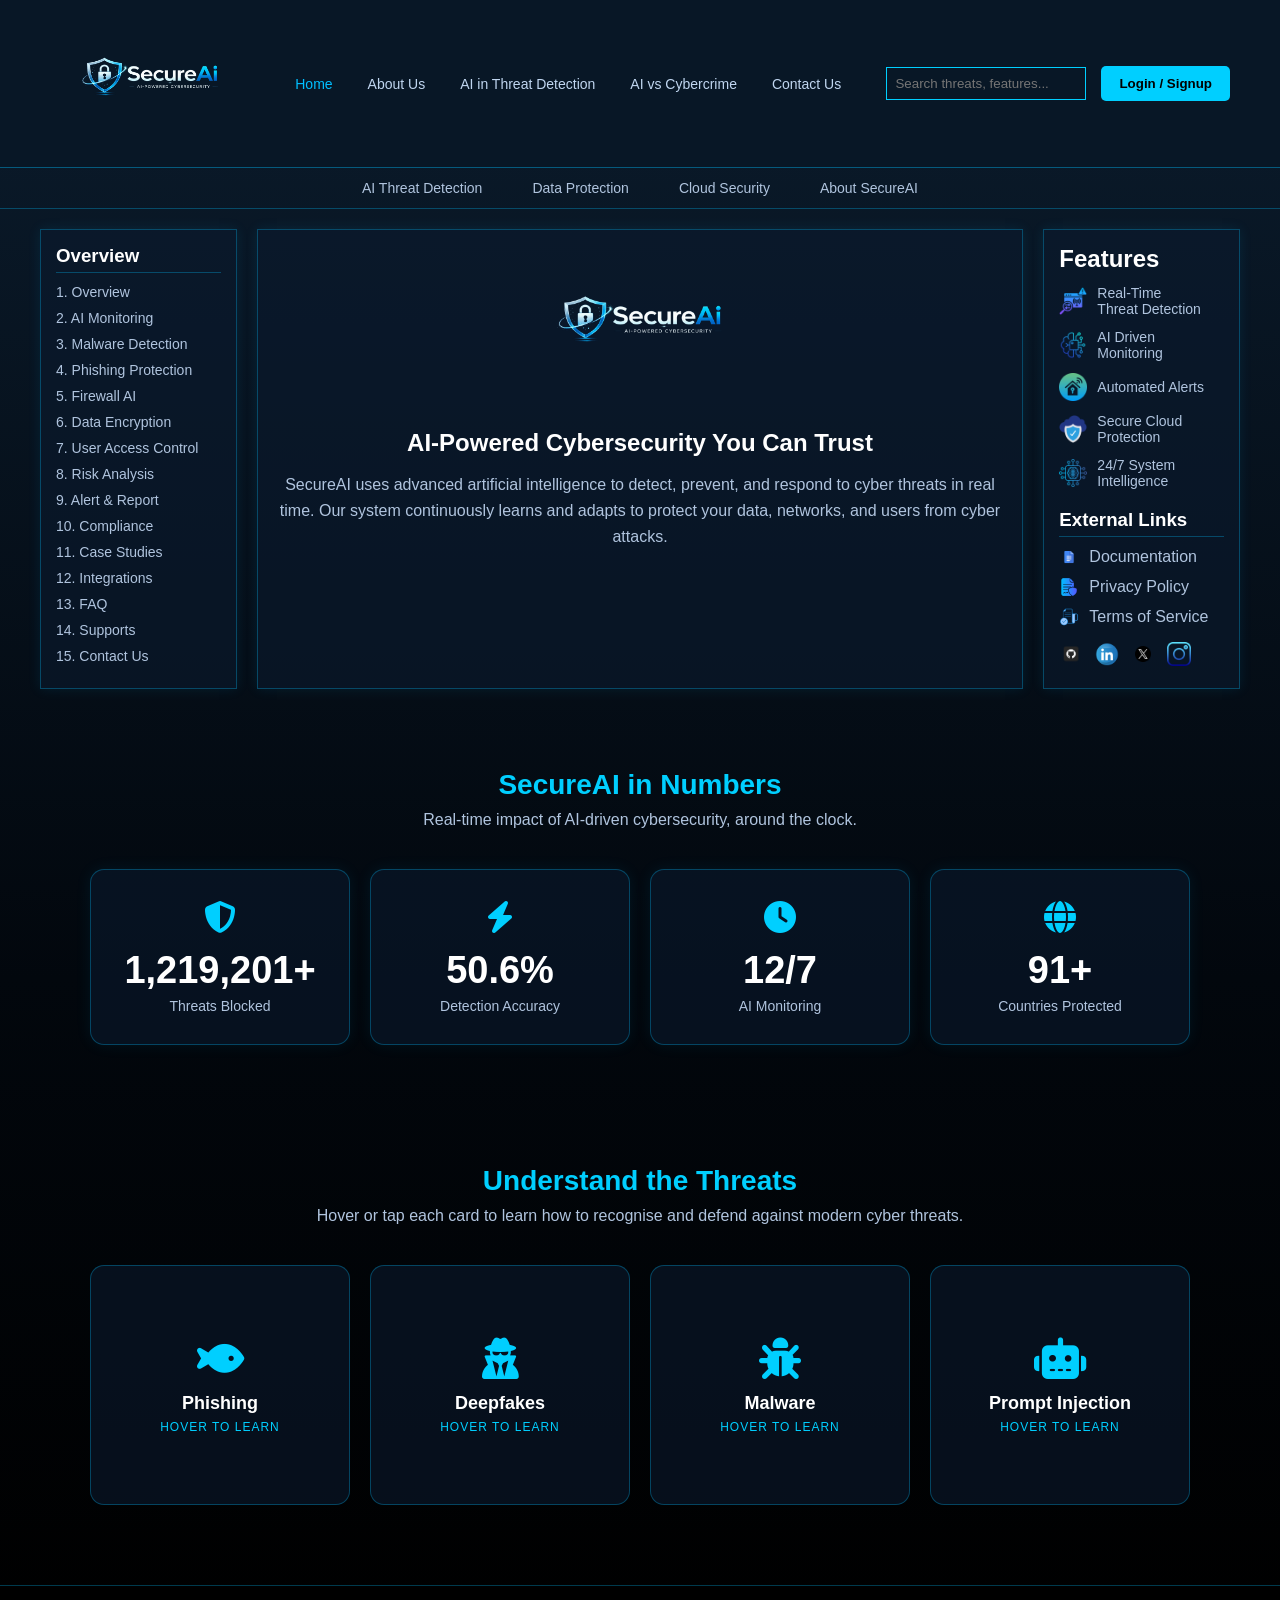
<file: index.html>
<!DOCTYPE html>
<html lang="en">

<head>
  <meta charset="UTF-8">
  <meta name="viewport" content="width=device-width, initial-scale=1.0">
  <title>Home - SecureAI</title>
  <link rel="stylesheet" href="style.css">
  <link rel="stylesheet" href="https://cdnjs.cloudflare.com/ajax/libs/font-awesome/6.5.1/css/all.min.css">

<script>
  window.addEventListener('scroll', function() {
    const navbar = document.querySelector('.index-navbar');
    if (window.scrollY > 50) {
      navbar.classList.add('index-scrolled');
    } else {
      navbar.classList.remove('index-scrolled');
    }
  });
</script>

<meta name="description" content="SecureAI - AI-powered cybersecurity education. Learn about AI threat detection, malware protection, and more.">
<meta name="keywords" content="AI cybersecurity, threat detection, machine learning, cybersecurity education">

</head>

<body>

  <!-- TOP NAVBAR -->
  <header class="index-navbar">
    <div class="index-logo">
      <img src="Images/Secure-AI-Logo.png" alt="SecureAI Logo">
    </div>

    <nav>
      <ul>
        <li><a href="index.html" class="index-active">Home</a></li>
        <li><a href="about.html">About Us</a></li>
        <li><a href="threat-detection.html">AI in Threat Detection</a></li>
        <li><a href="ai-vs-cybercrime.html">AI vs Cybercrime</a></li>
        <li><a href="contact.html">Contact Us</a></li>
      </ul>
    </nav>

    <div class="index-nav-right">
      <input type="text" placeholder="Search threats, features..." data-testid="search-input">
      <button class="index-login-btn" onclick="window.location.href='login.html'" data-testid="login-nav-btn">Login / Signup</button>
      <button class="hamburger" id="hamburgerBtn" aria-label="Open menu" data-testid="hamburger-btn">
        <span></span><span></span><span></span>
      </button>
    </div>
  </header>

  <!-- SECONDARY NAV -->
  <div class="index-subnav">
    <a href="#">AI Threat Detection</a>
    <a href="#">Data Protection</a>
    <a href="#">Cloud Security</a>
    <a href="#">About SecureAI</a>
  </div>

  <!-- MAIN PAGE BODY -->
  <div class="index-page-body">

    <!-- LEFT SIDEBAR -->
    <aside class="index-sidebar-left">
      <h3>Overview</h3>
      <ul>
        <li><a href="#">1. Overview</a></li>
        <li><a href="#">2. AI Monitoring</a></li>
        <li><a href="#">3. Malware Detection</a></li>
        <li><a href="#">4. Phishing Protection</a></li>
        <li><a href="#">5. Firewall AI</a></li>
        <li><a href="#">6. Data Encryption</a></li>
        <li><a href="#">7. User Access Control</a></li>
        <li><a href="#">8. Risk Analysis</a></li>
        <li><a href="#">9. Alert & Report</a></li>
        <li><a href="#">10. Compliance</a></li>
        <li><a href="#">11. Case Studies</a></li>
        <li><a href="#">12. Integrations</a></li>
        <li><a href="#">13. FAQ</a></li>
        <li><a href="#">14. Supports</a></li>
        <li><a href="contact.html">15. Contact Us</a></li>
      </ul>
    </aside>

    <!-- CENTRE CONTENT -->
    <main class="index-centre">
      <div class="index-hero-image">
        <img src="Images/Secure-AI-Logo.png" alt="SecureAI">
      </div>

      <div class="index-hero-text">
        <h1>AI-Powered Cybersecurity You Can Trust</h1>
        <p>
          SecureAI uses advanced artificial intelligence to detect, prevent, and respond
          to cyber threats in real time. Our system continuously learns and adapts
          to protect your data, networks, and users from cyber attacks.
        </p>
      </div>
    </main>

    <!-- RIGHT SIDEBAR -->
    <aside class="index-sidebar-right">
      <h2>Features</h2>

      <div class="index-features-list">
        <div class="index-feature-item">
          <img src="Images/Real-Time-Threat-Detection-Icon.png" alt="icon">
          <span>Real-Time<br>Threat Detection</span>
        </div>

        <div class="index-feature-item">
          <img src="Images/AI-Driven-Monitoring-Icon.png" alt="icon">
          <span>AI Driven Monitoring</span>
        </div>

        <div class="index-feature-item">
          <img src="Images/Automated-Alert-Icon.png" alt="icon">
          <span>Automated Alerts</span>
        </div>

        <div class="index-feature-item">
          <img src="Images/Secure-Cloud-Protection-Icon.png" alt="icon">
          <span>Secure Cloud<br>Protection</span>
        </div>

        <div class="index-feature-item">
          <img src="Images/24-7-System-Intelligence-Icon.png" alt="icon">
          <span>24/7 System<br>Intelligence</span>
        </div>
      </div>

      <div class="index-ext-links">
        <h3>External Links</h3>
        <ul>
          <li>
            <a href="#">
              <img src="Images/Documentation-Icon.png" alt="icon">
              Documentation
            </a>
          </li>
          <li>
            <a href="#">
              <img src="Images/Privacy-Policy-Icon.png" alt="icon">
              Privacy Policy
            </a>
          </li>
          <li>
            <a href="#">
              <img src="Images/Terms-of-Service-Icon.png" alt="icon">
              Terms of Service
            </a>
          </li>
        </ul>

        <!-- Social Icons -->
        <div class="index-social-icons">
          <a href="#"><img src="Images/GitHub-Icon.png" alt="GitHub"></a>
          <a href="#"><img src="Images/Linkedin-Icon.png" alt="LinkedIn"></a>
          <a href="#"><img src="Images/X-Icon.png" alt="X"></a>
          <a href="#"><img src="Images/Instagram-Icon.png" alt="Instagram"></a>
        </div>
      </div>

    </aside>

  </div>

  <!-- ANIMATED STATS COUNTERS -->
  <section class="hero-stats fade-in" data-testid="hero-stats-section">
    <h2>SecureAI in Numbers</h2>
    <p>Real-time impact of AI-driven cybersecurity, around the clock.</p>
    <div class="stats-grid">
      <div class="stat-card">
        <div class="stat-icon"><i class="fa-solid fa-shield-halved"></i></div>
        <div class="stat-number" data-counter="2400000" data-suffix="+" data-testid="stat-threats-blocked">0</div>
        <div class="stat-label">Threats Blocked</div>
      </div>
      <div class="stat-card">
        <div class="stat-icon"><i class="fa-solid fa-bolt"></i></div>
        <div class="stat-number" data-counter="99.7" data-suffix="%" data-testid="stat-detection-rate">0</div>
        <div class="stat-label">Detection Accuracy</div>
      </div>
      <div class="stat-card">
        <div class="stat-icon"><i class="fa-solid fa-clock"></i></div>
        <div class="stat-number" data-counter="24" data-suffix="/7" data-testid="stat-monitoring">0</div>
        <div class="stat-label">AI Monitoring</div>
      </div>
      <div class="stat-card">
        <div class="stat-icon"><i class="fa-solid fa-globe"></i></div>
        <div class="stat-number" data-counter="180" data-suffix="+" data-testid="stat-countries">0</div>
        <div class="stat-label">Countries Protected</div>
      </div>
    </div>
  </section>

  <!-- EDUCATIONAL FLIP CARDS -->
  <section class="edu-section fade-in" data-testid="edu-section">
    <h2>Understand the Threats</h2>
    <p>Hover or tap each card to learn how to recognise and defend against modern cyber threats.</p>
    <div class="edu-grid">
      <div class="edu-flip-card" data-testid="edu-card-phishing">
        <div class="edu-flip-inner">
          <div class="edu-front">
            <i class="fa-solid fa-fish"></i>
            <h3>Phishing</h3>
            <span>Hover to learn</span>
          </div>
          <div class="edu-back">
            <p>Fake messages that trick you into revealing passwords or installing malware. Always verify the sender, hover over links, and never share OTPs.</p>
          </div>
        </div>
      </div>
      <div class="edu-flip-card" data-testid="edu-card-deepfake">
        <div class="edu-flip-inner">
          <div class="edu-front">
            <i class="fa-solid fa-user-secret"></i>
            <h3>Deepfakes</h3>
            <span>Hover to learn</span>
          </div>
          <div class="edu-back">
            <p>AI-generated fake videos or audio used to impersonate people. Verify unexpected requests through a second channel — never trust visuals alone.</p>
          </div>
        </div>
      </div>
      <div class="edu-flip-card" data-testid="edu-card-malware">
        <div class="edu-flip-inner">
          <div class="edu-front">
            <i class="fa-solid fa-bug"></i>
            <h3>Malware</h3>
            <span>Hover to learn</span>
          </div>
          <div class="edu-back">
            <p>Malicious software like ransomware, spyware, or trojans. Keep systems updated, use strong endpoint protection, and avoid suspicious downloads.</p>
          </div>
        </div>
      </div>
      <div class="edu-flip-card" data-testid="edu-card-prompt-injection">
        <div class="edu-flip-inner">
          <div class="edu-front">
            <i class="fa-solid fa-robot"></i>
            <h3>Prompt Injection</h3>
            <span>Hover to learn</span>
          </div>
          <div class="edu-back">
            <p>Attacks that manipulate AI/LLM inputs to bypass safety guardrails. Treat all LLM input as untrusted and isolate sensitive AI tooling.</p>
          </div>
        </div>
      </div>
    </div>
  </section>

  <!-- FOOTER -->
  <footer class="index-footer">
    <p>© 2026 SecureAI. All rights reserved</p>
  </footer>

  <script src="validation.js"></script>
</body>
</html>
</file>
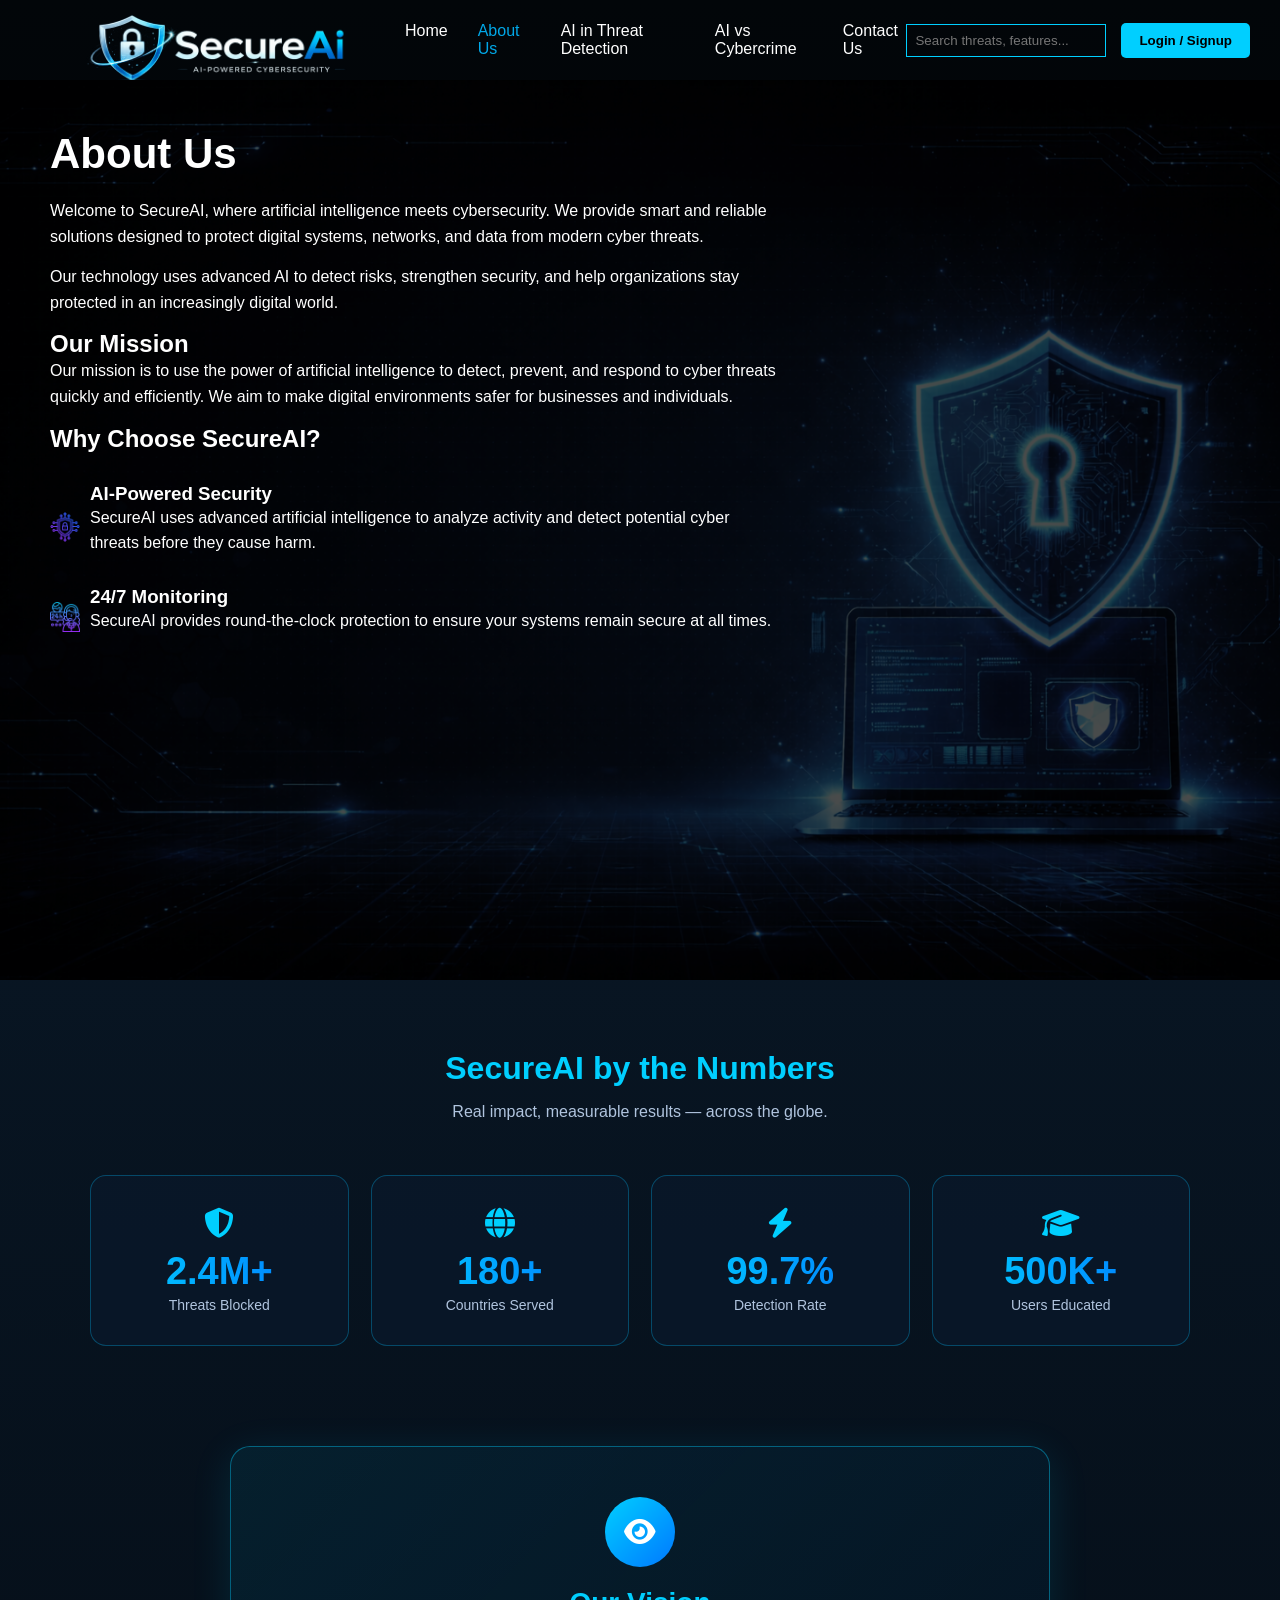
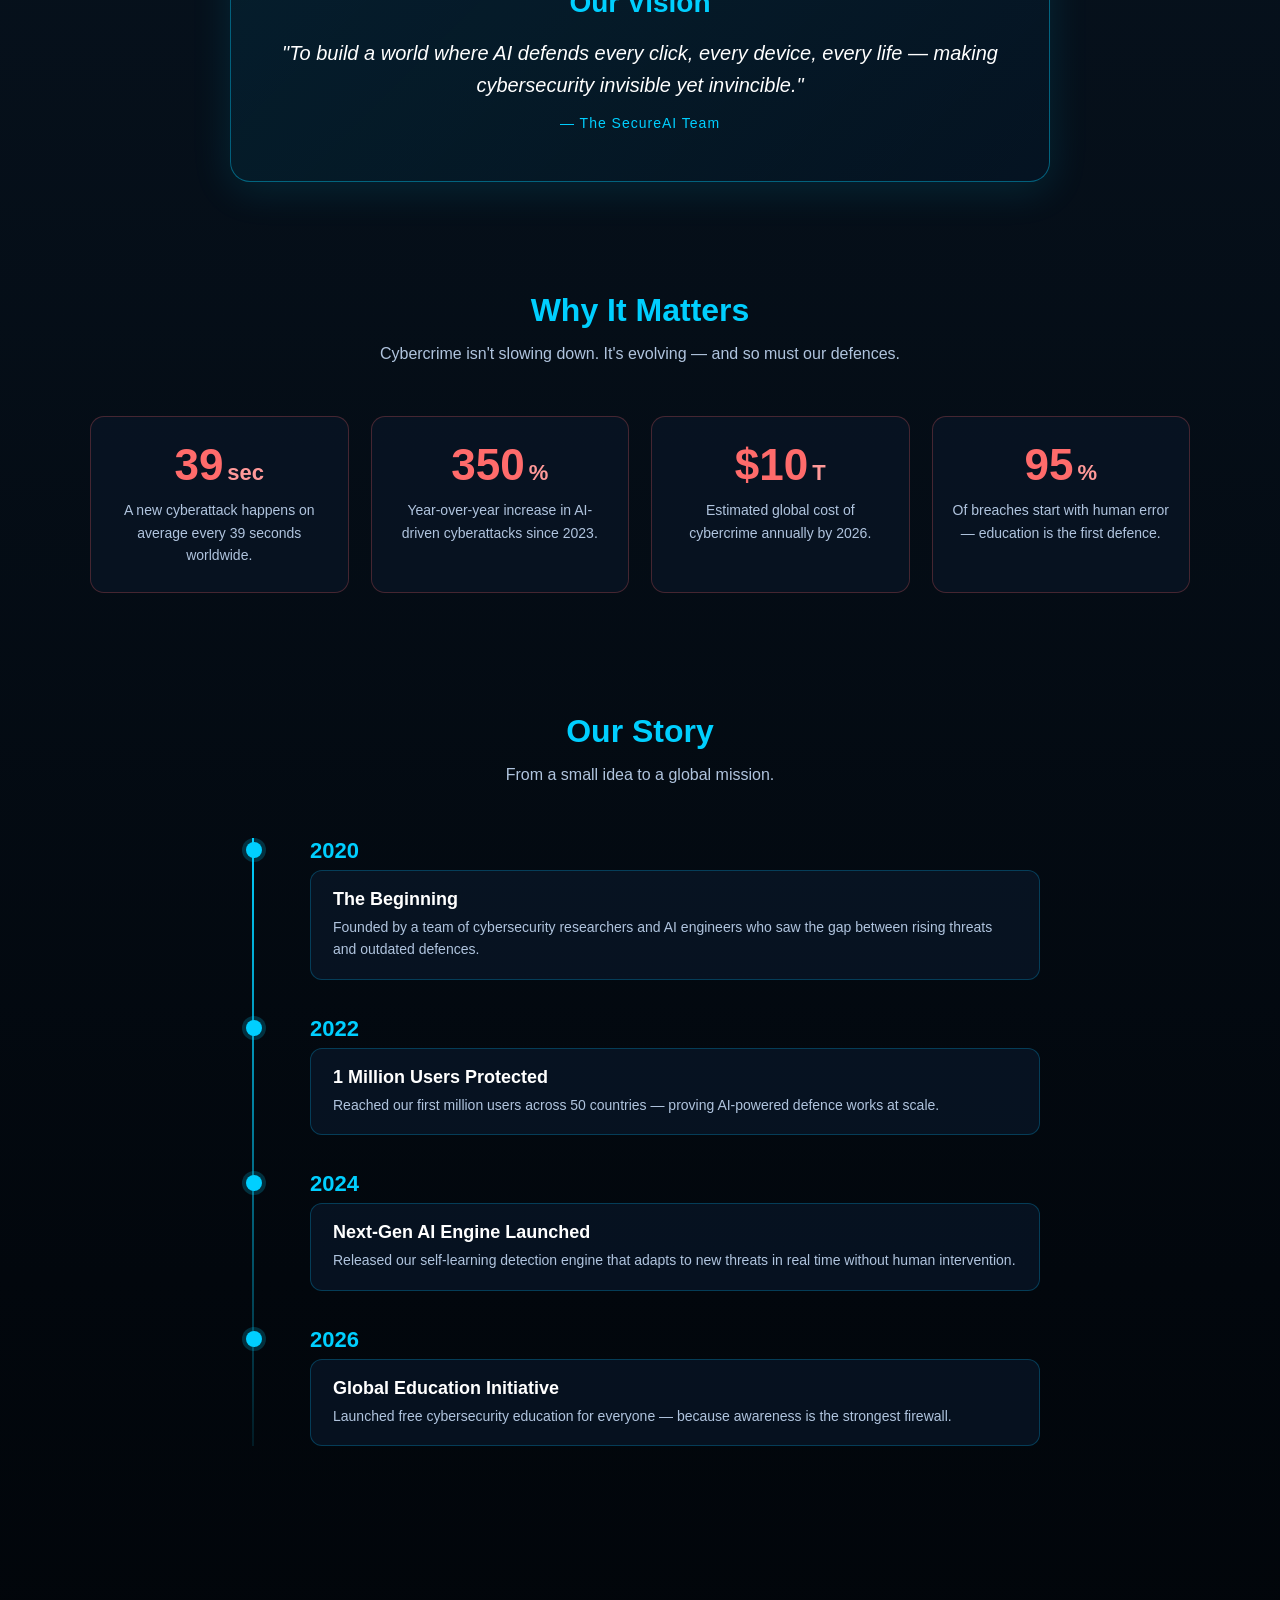
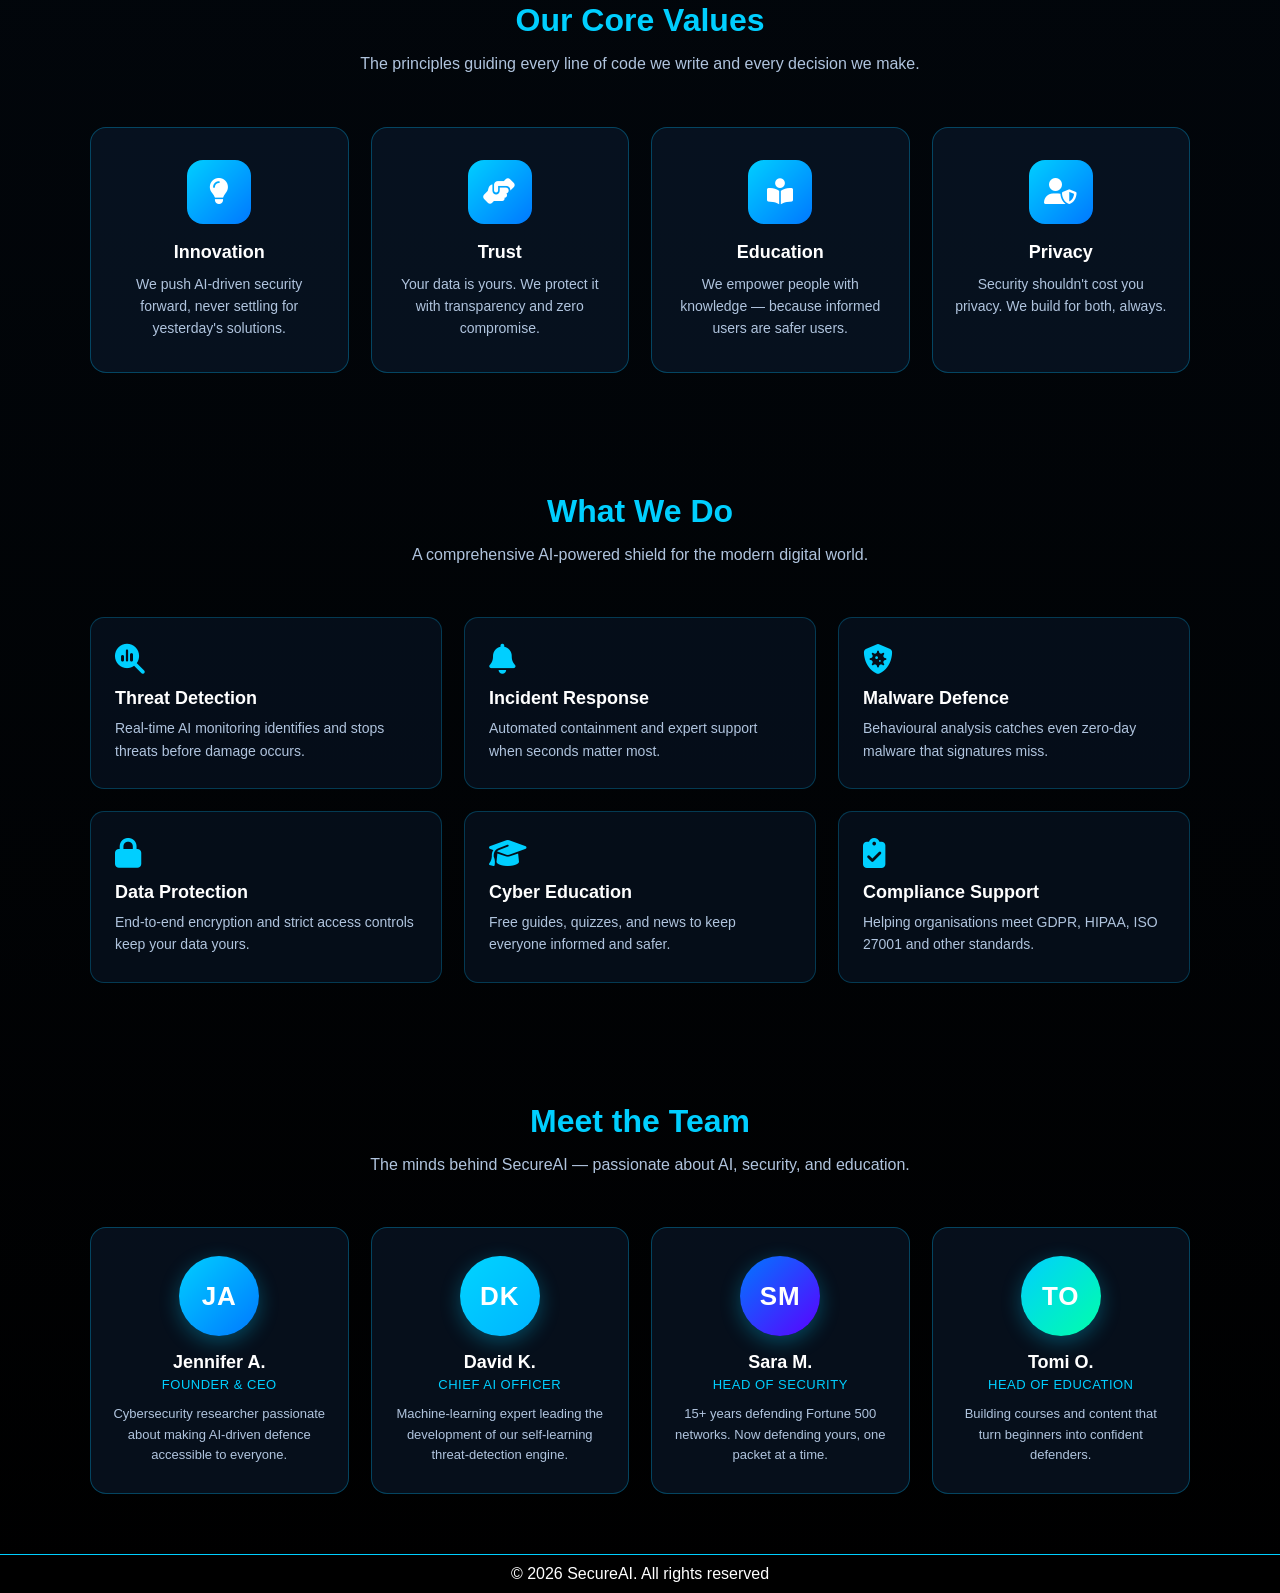
<file: about.html>
<!DOCTYPE html>
<html lang="en">
<head>
    <meta charset="UTF-8">
    <meta name="viewport" content="width=device-width, initial-scale=1.0">
    <title>About Us - SecureAI</title>
    <link rel="stylesheet" href="style.css">
    <link rel="stylesheet" href="https://cdnjs.cloudflare.com/ajax/libs/font-awesome/6.5.1/css/all.min.css">
</head>
<body>

    <header class="navbar">
        <div class="logo">
            <img src="Images/Secure-AI-Logo.png" alt="Logo">
        </div>
        <nav>
            <ul>
                <li><a href="index.html">Home</a></li>
                <li><a href="about.html" class="active">About Us</a></li>
                <li><a href="threat-detection.html">AI in Threat Detection</a></li>
                <li><a href="ai-vs-cybercrime.html">AI vs Cybercrime</a></li>
                <li><a href="contact.html">Contact Us</a></li>
            </ul>
    </nav>
        <div class="nav-right">
            <input type="text" placeholder="Search threats, features..." data-testid="search-input">
            <button class="login-btn" onclick="window.location.href='login.html'" data-testid="login-nav-btn">Login / Signup</button>
            <button class="hamburger" id="hamburgerBtn" aria-label="Open menu" data-testid="hamburger-btn">
                <span></span><span></span><span></span>
            </button>
        </div>
    </header>

    <section class="hero">
        <img src="Images/About-Us-Background.jpg" class="bg-image" alt="Background">
        <div class="overlay"></div>
        <div class="content fade-in">
            <h1>About Us</h1>
            <p>Welcome to SecureAI, where artificial intelligence meets cybersecurity. We provide smart and reliable solutions designed to protect digital systems, networks, and data from modern cyber threats.</p>
            <p>Our technology uses advanced AI to detect risks, strengthen security, and help organizations stay protected in an increasingly digital world.</p>
            <h2>Our Mission</h2>
            <p>Our mission is to use the power of artificial intelligence to detect, prevent, and respond to cyber threats quickly and efficiently. We aim to make digital environments safer for businesses and individuals.</p>
            <h2>Why Choose SecureAI?</h2>
            <div class="info-sections">
                <div class="item">
                    <img src="Images/AI-Powered-Security-Icon.png" alt="icon">
                    <div>
                        <h3>AI-Powered Security</h3>
                        <p>SecureAI uses advanced artificial intelligence to analyze activity and detect potential cyber threats before they cause harm.</p>
                    </div>
                </div>
                <div class="item">
                    <img src="Images/24-7Monitoring-Icon.png" alt="icon">
                    <div>
                        <h3>24/7 Monitoring</h3>
                        <p>SecureAI provides round-the-clock protection to ensure your systems remain secure at all times.</p>
                    </div>
                </div>
            </div>
        </div>
    </section>
    <!-- ABOUT - STATS STRIP -->
<section class="about-stats">
    <h2 class="about-section-title">SecureAI by the Numbers</h2>
    <p class="about-section-subtitle">Real impact, measurable results — across the globe.</p>
    <div class="about-stats-grid">
        <div class="about-stat-card fade-in">
            <i class="fa-solid fa-shield-halved"></i>
            <div class="about-stat-num">2.4M+</div>
            <div class="about-stat-label">Threats Blocked</div>
        </div>
        <div class="about-stat-card fade-in">
            <i class="fa-solid fa-globe"></i>
            <div class="about-stat-num">180+</div>
            <div class="about-stat-label">Countries Served</div>
        </div>
        <div class="about-stat-card fade-in">
            <i class="fa-solid fa-bolt"></i>
            <div class="about-stat-num">99.7%</div>
            <div class="about-stat-label">Detection Rate</div>
        </div>
        <div class="about-stat-card fade-in">
            <i class="fa-solid fa-graduation-cap"></i>
            <div class="about-stat-num">500K+</div>
            <div class="about-stat-label">Users Educated</div>
        </div>
    </div>
</section>

<!-- ABOUT - VISION -->
<section class="about-vision">
    <div class="about-vision-card fade-in">
        <div class="about-vision-icon"><i class="fa-solid fa-eye"></i></div>
        <h2>Our Vision</h2>
        <p class="about-vision-text">"To build a world where AI defends every click, every device, every life — making cybersecurity invisible yet invincible."</p>
        <p class="about-vision-author">— The SecureAI Team</p>
    </div>
</section>

<!-- ABOUT - WHY IT MATTERS -->
<section class="about-why">
    <h2 class="about-section-title">Why It Matters</h2>
    <p class="about-section-subtitle">Cybercrime isn't slowing down. It's evolving — and so must our defences.</p>
    <div class="about-why-grid">
        <div class="about-why-item fade-in">
            <div class="about-why-num">39<span>sec</span></div>
            <p>A new cyberattack happens on average every 39 seconds worldwide.</p>
        </div>
        <div class="about-why-item fade-in">
            <div class="about-why-num">350<span>%</span></div>
            <p>Year-over-year increase in AI-driven cyberattacks since 2023.</p>
        </div>
        <div class="about-why-item fade-in">
            <div class="about-why-num">$10<span>T</span></div>
            <p>Estimated global cost of cybercrime annually by 2026.</p>
        </div>
        <div class="about-why-item fade-in">
            <div class="about-why-num">95<span>%</span></div>
            <p>Of breaches start with human error — education is the first defence.</p>
        </div>
    </div>
</section>

<!-- ABOUT - TIMELINE -->
<section class="about-timeline-section">
    <h2 class="about-section-title">Our Story</h2>
    <p class="about-section-subtitle">From a small idea to a global mission.</p>
    <div class="about-timeline">
        <div class="about-timeline-item fade-in">
            <div class="about-timeline-year">2020</div>
            <div class="about-timeline-content">
                <h3>The Beginning</h3>
                <p>Founded by a team of cybersecurity researchers and AI engineers who saw the gap between rising threats and outdated defences.</p>
            </div>
        </div>
        <div class="about-timeline-item fade-in">
            <div class="about-timeline-year">2022</div>
            <div class="about-timeline-content">
                <h3>1 Million Users Protected</h3>
                <p>Reached our first million users across 50 countries — proving AI-powered defence works at scale.</p>
            </div>
        </div>
        <div class="about-timeline-item fade-in">
            <div class="about-timeline-year">2024</div>
            <div class="about-timeline-content">
                <h3>Next-Gen AI Engine Launched</h3>
                <p>Released our self-learning detection engine that adapts to new threats in real time without human intervention.</p>
            </div>
        </div>
        <div class="about-timeline-item fade-in">
            <div class="about-timeline-year">2026</div>
            <div class="about-timeline-content">
                <h3>Global Education Initiative</h3>
                <p>Launched free cybersecurity education for everyone — because awareness is the strongest firewall.</p>
            </div>
        </div>
    </div>
</section>

<!-- ABOUT - CORE VALUES -->
<section class="about-values">
    <h2 class="about-section-title">Our Core Values</h2>
    <p class="about-section-subtitle">The principles guiding every line of code we write and every decision we make.</p>
    <div class="about-values-grid">
        <div class="about-value-card fade-in">
            <div class="about-value-icon"><i class="fa-solid fa-lightbulb"></i></div>
            <h3>Innovation</h3>
            <p>We push AI-driven security forward, never settling for yesterday's solutions.</p>
        </div>
        <div class="about-value-card fade-in">
            <div class="about-value-icon"><i class="fa-solid fa-handshake-angle"></i></div>
            <h3>Trust</h3>
            <p>Your data is yours. We protect it with transparency and zero compromise.</p>
        </div>
        <div class="about-value-card fade-in">
            <div class="about-value-icon"><i class="fa-solid fa-book-open-reader"></i></div>
            <h3>Education</h3>
            <p>We empower people with knowledge — because informed users are safer users.</p>
        </div>
        <div class="about-value-card fade-in">
            <div class="about-value-icon"><i class="fa-solid fa-user-shield"></i></div>
            <h3>Privacy</h3>
            <p>Security shouldn't cost you privacy. We build for both, always.</p>
        </div>
    </div>
</section>

<!-- ABOUT - WHAT WE DO -->
<section class="about-services">
    <h2 class="about-section-title">What We Do</h2>
    <p class="about-section-subtitle">A comprehensive AI-powered shield for the modern digital world.</p>
    <div class="about-services-grid">
        <div class="about-service-item fade-in">
            <i class="fa-solid fa-magnifying-glass-chart"></i>
            <h3>Threat Detection</h3>
            <p>Real-time AI monitoring identifies and stops threats before damage occurs.</p>
        </div>
        <div class="about-service-item fade-in">
            <i class="fa-solid fa-bell"></i>
            <h3>Incident Response</h3>
            <p>Automated containment and expert support when seconds matter most.</p>
        </div>
        <div class="about-service-item fade-in">
            <i class="fa-solid fa-shield-virus"></i>
            <h3>Malware Defence</h3>
            <p>Behavioural analysis catches even zero-day malware that signatures miss.</p>
        </div>
        <div class="about-service-item fade-in">
            <i class="fa-solid fa-lock"></i>
            <h3>Data Protection</h3>
            <p>End-to-end encryption and strict access controls keep your data yours.</p>
        </div>
        <div class="about-service-item fade-in">
            <i class="fa-solid fa-graduation-cap"></i>
            <h3>Cyber Education</h3>
            <p>Free guides, quizzes, and news to keep everyone informed and safer.</p>
        </div>
        <div class="about-service-item fade-in">
            <i class="fa-solid fa-clipboard-check"></i>
            <h3>Compliance Support</h3>
            <p>Helping organisations meet GDPR, HIPAA, ISO 27001 and other standards.</p>
        </div>
    </div>
</section>

<!-- ABOUT - TEAM -->
<section class="about-team">
    <h2 class="about-section-title">Meet the Team</h2>
    <p class="about-section-subtitle">The minds behind SecureAI — passionate about AI, security, and education.</p>
    <div class="about-team-grid">
        <div class="about-team-card fade-in">
            <div class="about-team-avatar" style="background:linear-gradient(135deg,#00cfff,#0078ff)">JA</div>
            <h3>Jennifer A.</h3>
            <p class="about-team-role">Founder & CEO</p>
            <p class="about-team-bio">Cybersecurity researcher passionate about making AI-driven defence accessible to everyone.</p>
        </div>
        <div class="about-team-card fade-in">
            <div class="about-team-avatar" style="background:linear-gradient(135deg,#00d4ff,#00b4ff)">DK</div>
            <h3>David K.</h3>
            <p class="about-team-role">Chief AI Officer</p>
            <p class="about-team-bio">Machine-learning expert leading the development of our self-learning threat-detection engine.</p>
        </div>
        <div class="about-team-card fade-in">
            <div class="about-team-avatar" style="background:linear-gradient(135deg,#0078ff,#5b00ff)">SM</div>
            <h3>Sara M.</h3>
            <p class="about-team-role">Head of Security</p>
            <p class="about-team-bio">15+ years defending Fortune 500 networks. Now defending yours, one packet at a time.</p>
        </div>
        <div class="about-team-card fade-in">
            <div class="about-team-avatar" style="background:linear-gradient(135deg,#00cfff,#00ffaa)">TO</div>
            <h3>Tomi O.</h3>
            <p class="about-team-role">Head of Education</p>
            <p class="about-team-bio">Building courses and content that turn beginners into confident defenders.</p>
        </div>
    </div>
</section>
    <footer>
        <p>© 2026 SecureAI. All rights reserved</p>
    </footer>

    <script src="validation.js"></script>
</body>
</html>
</file>
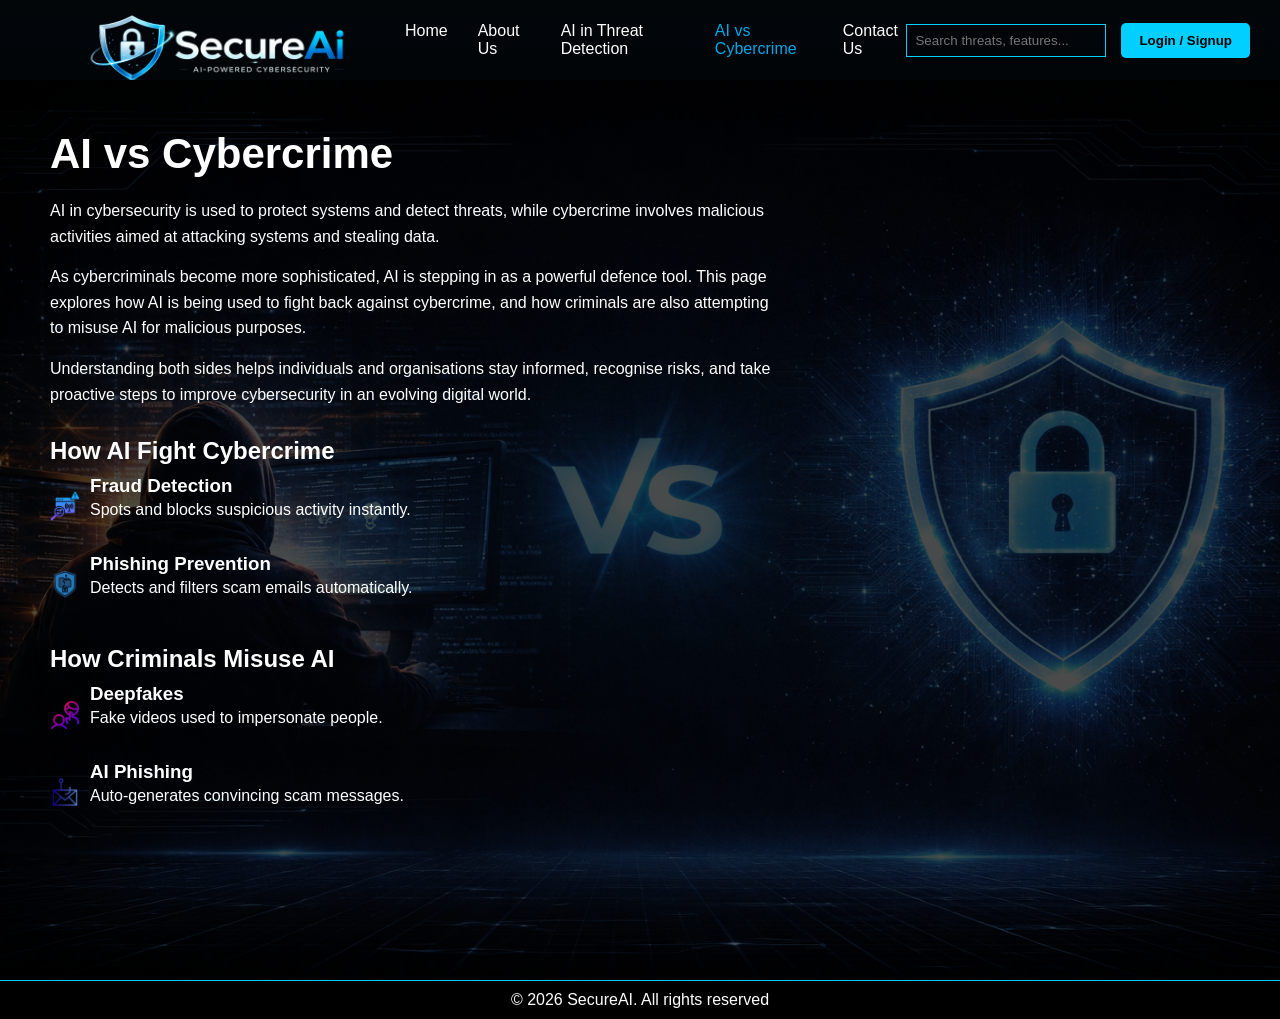
<file: ai-vs-cybercrime.html>
<!DOCTYPE html>
<html lang="en">
<head>
    <meta charset="UTF-8">
    <meta name="viewport" content="width=device-width, initial-scale=1.0">
    <title>AI vs Cybercrime</title>
    <link rel="stylesheet" href="style.css">
    <link rel="stylesheet" href="https://cdnjs.cloudflare.com/ajax/libs/font-awesome/6.5.1/css/all.min.css">
</head>
<body>

    <header class="navbar">
        <div class="logo">
            <img src="Images/Secure-AI-Logo.png" alt="Logo">
        </div>
        <nav>
            <ul>
                <li><a href="index.html">Home</a></li>
                <li><a href="about.html">About Us</a></li>
                <li><a href="threat-detection.html">AI in Threat Detection</a></li>
                <li><a href="ai-vs-cybercrime.html" class="active">AI vs Cybercrime</a></li>
                <li><a href="contact.html">Contact Us</a></li>
            </ul>
    </nav>
        <div class="nav-right">
            <input type="text" placeholder="Search threats, features..." data-testid="search-input">
            <button class="login-btn" onclick="window.location.href='login.html'" data-testid="login-nav-btn">Login / Signup</button>
            <button class="hamburger" id="hamburgerBtn" aria-label="Open menu" data-testid="hamburger-btn">
                <span></span><span></span><span></span>
            </button>
        </div>
    </header>

    <section class="hero">
        <img src="Images/AIvsCyber-Background.jpg" class="bg-image" alt="Background">
        <div class="overlay"></div>
        <div class="content fade-in">
            <h1>AI vs Cybercrime</h1>
            <p>AI in cybersecurity is used to protect systems and detect threats, while cybercrime involves malicious activities aimed at attacking systems and stealing data.</p>
            <p>As cybercriminals become more sophisticated, AI is stepping in as a powerful defence tool. This page explores how AI is being used to fight back against cybercrime, and how criminals are also attempting to misuse AI for malicious purposes.</p>
            <p>Understanding both sides helps individuals and organisations stay informed, recognise risks, and take proactive steps to improve cybersecurity in an evolving digital world.</p>
            <div class="info-sections">
                <div class="box">
                    <h2>How AI Fight Cybercrime</h2>
                    <div class="item">
                        <img src="Images/Fraud-Detection-Icon.png" alt="icon">
                        <div><h3>Fraud Detection</h3><p>Spots and blocks suspicious activity instantly.</p></div>
                    </div>
                    <div class="item">
                        <img src="Images/Phishing-Prevention-Icon.png" alt="icon">
                        <div><h3>Phishing Prevention</h3><p>Detects and filters scam emails automatically.</p></div>
                    </div>
                </div>
                <div class="box">
                    <h2>How Criminals Misuse AI</h2>
                    <div class="item">
                        <img src="Images/Deepfakes-Icon.png" alt="icon">
                        <div><h3>Deepfakes</h3><p>Fake videos used to impersonate people.</p></div>
                    </div>
                    <div class="item">
                        <img src="Images/AI-Phishing-Icon.png" alt="icon">
                        <div><h3>AI Phishing</h3><p>Auto-generates convincing scam messages.</p></div>
                    </div>
                </div>
            </div>
        </div>
    </section>

    <footer>
        <p>© 2026 SecureAI. All rights reserved</p>
    </footer>

    <script src="validation.js"></script>
</body>
</html>
</file>
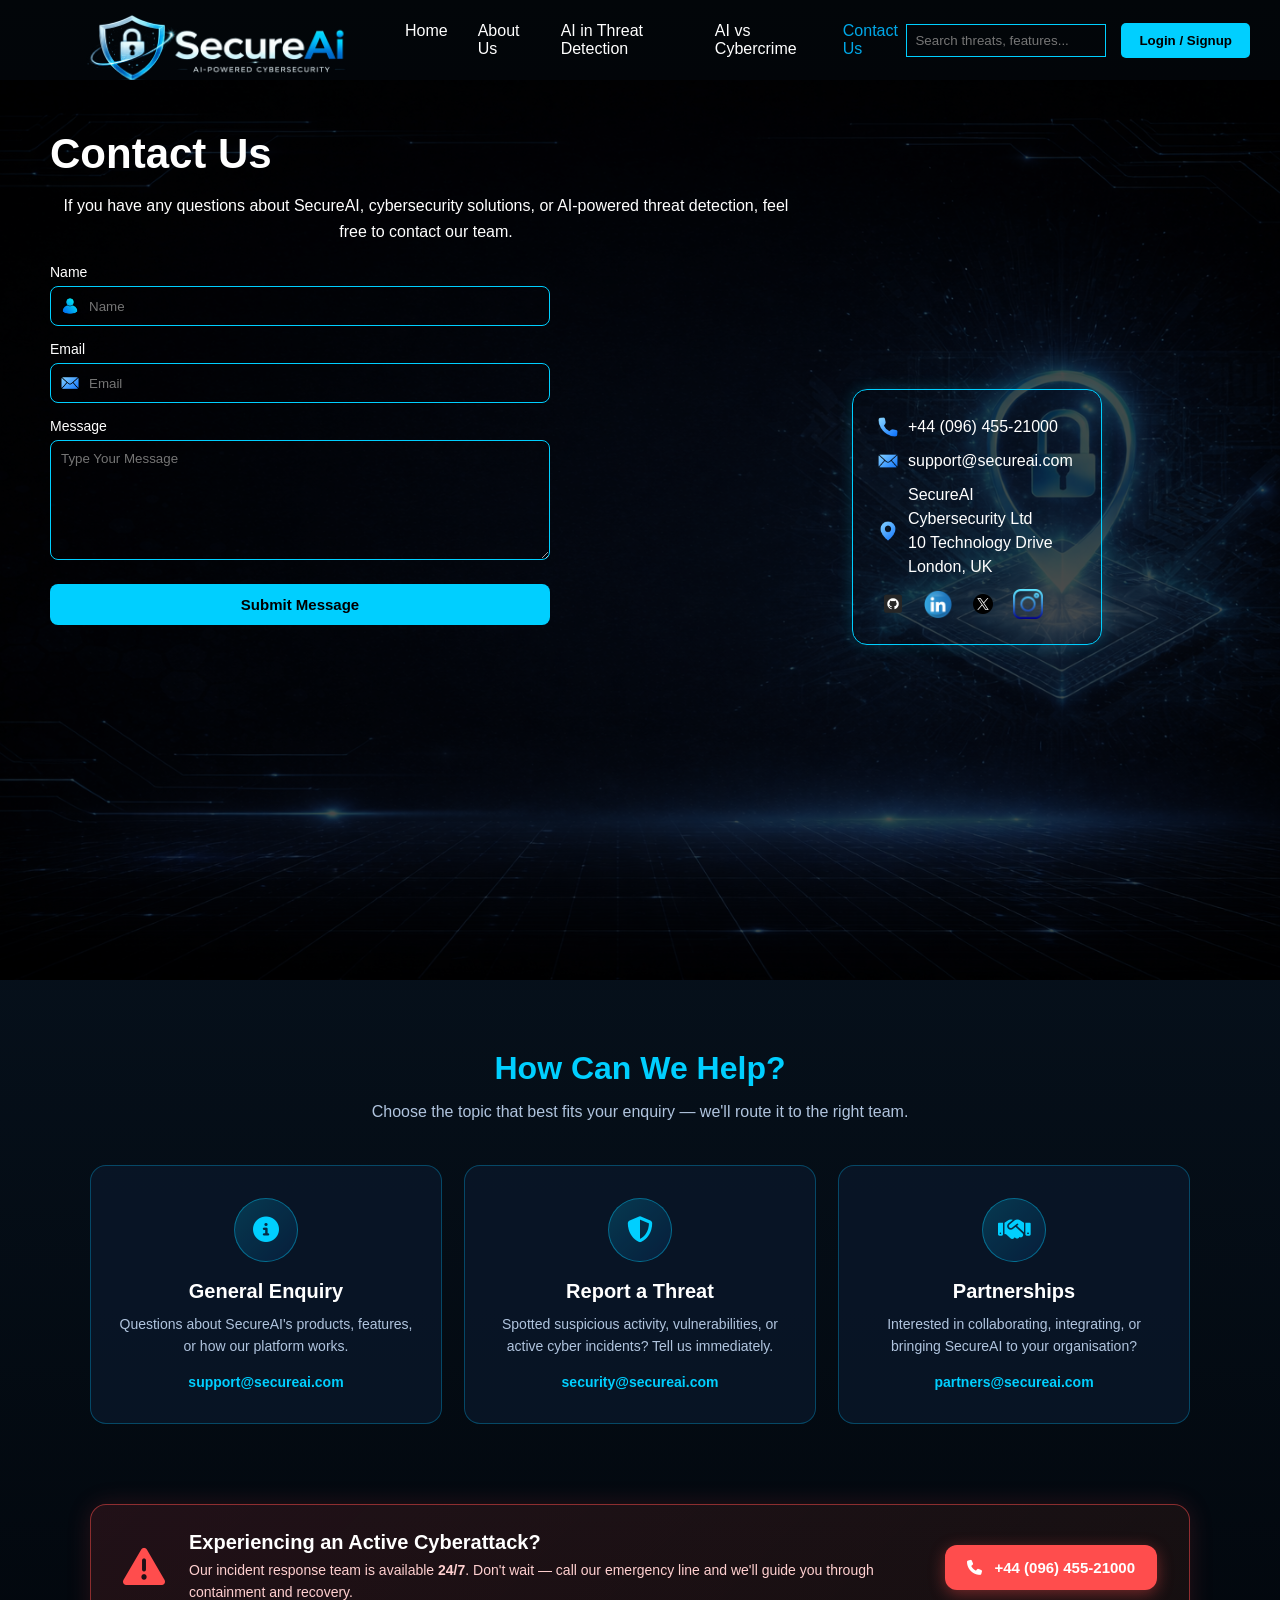
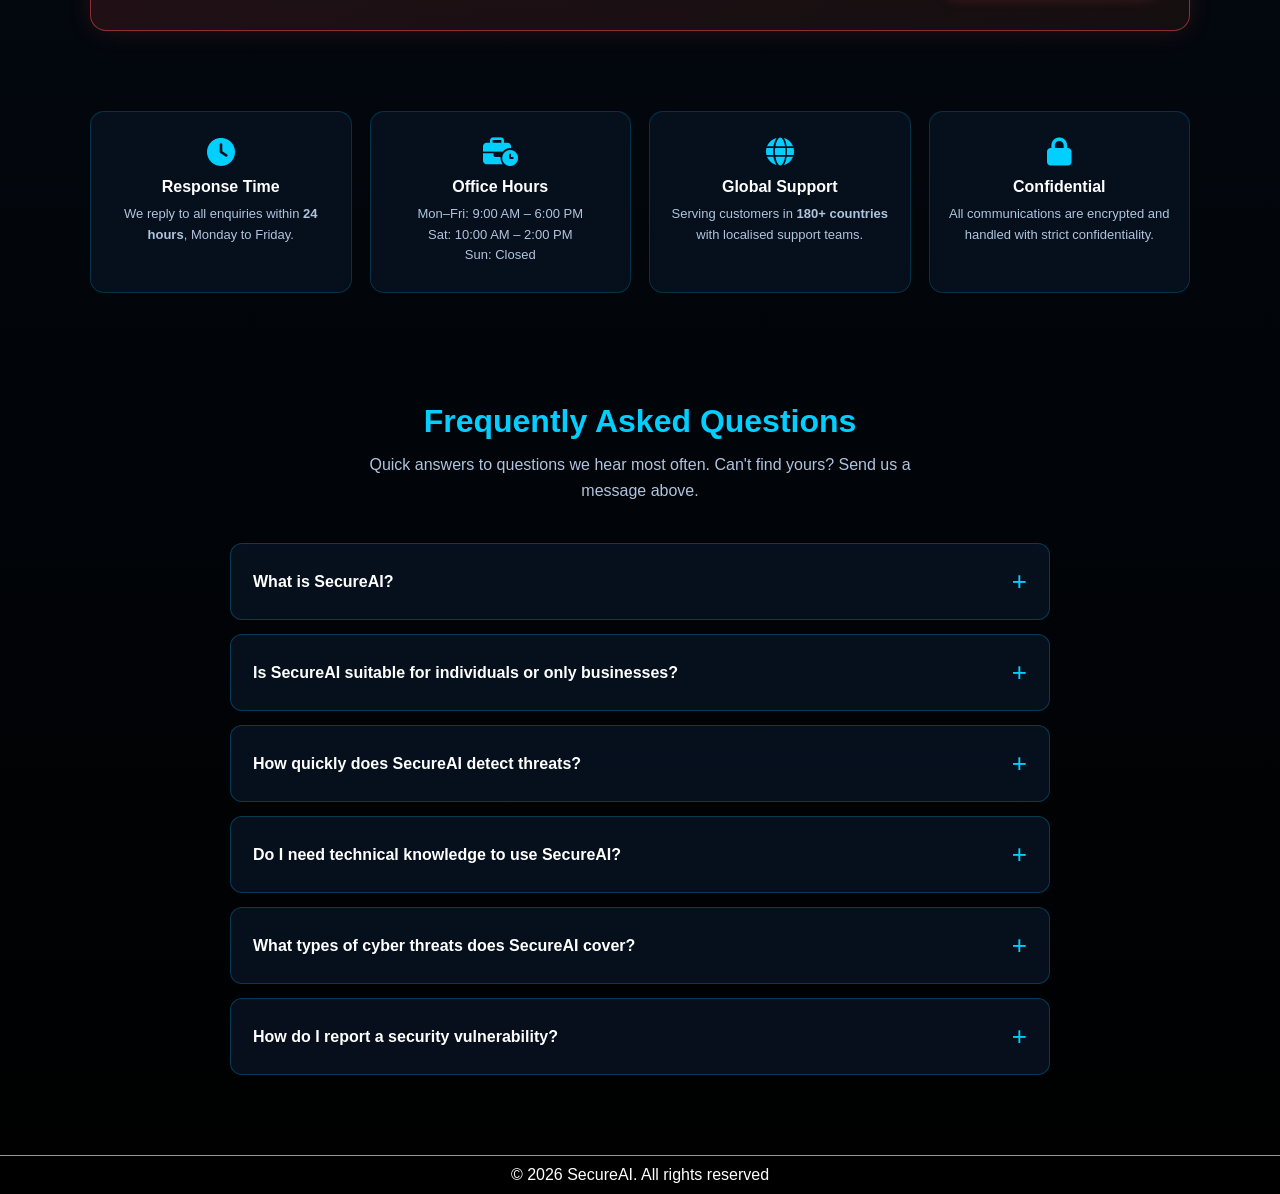
<file: contact.html>
<!DOCTYPE html>
<html lang="en">
<head>
    <meta charset="UTF-8">
    <meta name="viewport" content="width=device-width, initial-scale=1.0">
    <title>Contact Us - SecureAI</title>
    <link rel="stylesheet" href="style.css">
    <link rel="stylesheet" href="https://cdnjs.cloudflare.com/ajax/libs/font-awesome/6.5.1/css/all.min.css">
</head>
<body>

<header class="navbar">
    <div class="logo">
        <img src="Images/Secure-AI-Logo.png" alt="Logo">
    </div>
    <nav>
        <ul>
            <li><a href="index.html">Home</a></li>
            <li><a href="about.html">About Us</a></li>
            <li><a href="threat-detection.html">AI in Threat Detection</a></li>
            <li><a href="ai-vs-cybercrime.html">AI vs Cybercrime</a></li>
            <li><a href="contact.html" class="active">Contact Us</a></li>
        </ul>
    </nav>
    <div class="nav-right">
        <input type="text" placeholder="Search threats, features..." data-testid="search-input">
        <button class="login-btn" onclick="window.location.href='login.html'" data-testid="login-nav-btn">Login / Signup</button>
        <button class="hamburger" id="hamburgerBtn" aria-label="Open menu" data-testid="hamburger-btn">
            <span></span><span></span><span></span>
        </button>
    </div>
</header>

<section class="hero">
    <img src="Images/Contact-Us-Background.jpg" class="bg-image" alt="Background">
    <div class="overlay"></div>
    <div class="content contact-layout fade-in">
        <div class="contact-form">
            <h1>Contact Us</h1>
            <p>If you have any questions about SecureAI, cybersecurity solutions, or AI-powered threat detection, feel free to contact our team.</p>
            <form id="contactForm">
                <label>Name</label>
                <div class="contact-input-box">
                    <img src="Images/Name-Icon.png" alt="Name Icon">
                    <input type="text" id="name" placeholder="Name">
                </div>
                <label>Email</label>
                <div class="contact-input-box">
                    <img src="Images/Mail-Icon.png" alt="Email Icon">
                    <input type="email" id="email" placeholder="Email">
                </div>
                <label>Message</label>
                <textarea id="messageInput" placeholder="Type Your Message"></textarea>
                <button type="submit" class="contact-submit-btn" id="submitBtn">Submit Message</button>
                <p id="formMessage" class="form-message"></p>
            </form>
        </div>
        <div class="contact-info">
            <div class="contact-info-box">
                <p><img src="Images/Contact-Icon.png" alt="Contact Icon"> +44 (096) 455-21000</p>
                <p><img src="Images/Mail-Icon.png" alt="Email Icon"> support@secureai.com</p>
                <p><img src="Images/Location-Icon.png" alt="Location Icon"> SecureAI Cybersecurity Ltd<br>10 Technology Drive<br>London, UK</p>
                <div class="contact-socials">
                    <img src="Images/GitHub-Icon.png" alt="GitHub Icon">
                    <img src="Images/Linkedin-Icon.png" alt="LinkedIn Icon">
                    <img src="Images/X-Icon.png" alt="X Icon">
                    <img src="Images/Instagram-Icon.png" alt="Instagram Icon">
                </div>
            </div>
        </div>
    </div>
</section>
<!-- HOW CAN WE HELP -->
<section class="contact-help-section">
    <h2 class="contact-section-title">How Can We Help?</h2>
    <p class="contact-section-subtitle">Choose the topic that best fits your enquiry — we'll route it to the right team.</p>
    <div class="contact-help-grid">
        <div class="contact-help-card fade-in">
            <div class="contact-help-icon"><i class="fa-solid fa-circle-info"></i></div>
            <h3>General Enquiry</h3>
            <p>Questions about SecureAI's products, features, or how our platform works.</p>
            <a href="mailto:support@secureai.com" class="contact-help-link">support@secureai.com</a>
        </div>
        <div class="contact-help-card fade-in">
            <div class="contact-help-icon"><i class="fa-solid fa-shield-halved"></i></div>
            <h3>Report a Threat</h3>
            <p>Spotted suspicious activity, vulnerabilities, or active cyber incidents? Tell us immediately.</p>
            <a href="mailto:security@secureai.com" class="contact-help-link">security@secureai.com</a>
        </div>
        <div class="contact-help-card fade-in">
            <div class="contact-help-icon"><i class="fa-solid fa-handshake"></i></div>
            <h3>Partnerships</h3>
            <p>Interested in collaborating, integrating, or bringing SecureAI to your organisation?</p>
            <a href="mailto:partners@secureai.com" class="contact-help-link">partners@secureai.com</a>
        </div>
    </div>
</section>

<!-- EMERGENCY HOTLINE -->
<section class="contact-emergency">
    <div class="contact-emergency-box fade-in">
        <div class="contact-emergency-icon"><i class="fa-solid fa-triangle-exclamation"></i></div>
        <div class="contact-emergency-text">
            <h3>Experiencing an Active Cyberattack?</h3>
            <p>Our incident response team is available <strong>24/7</strong>. Don't wait — call our emergency line and we'll guide you through containment and recovery.</p>
        </div>
        <a href="tel:+4409645521000" class="contact-emergency-btn">
            <i class="fa-solid fa-phone"></i> +44 (096) 455-21000
        </a>
    </div>
</section>

<!-- INFO STRIP -->
<section class="contact-info-strip">
    <div class="contact-info-grid">
        <div class="contact-info-item fade-in">
            <i class="fa-solid fa-clock"></i>
            <h4>Response Time</h4>
            <p>We reply to all enquiries within <strong>24 hours</strong>, Monday to Friday.</p>
        </div>
        <div class="contact-info-item fade-in">
            <i class="fa-solid fa-business-time"></i>
            <h4>Office Hours</h4>
            <p>Mon–Fri: 9:00 AM – 6:00 PM<br>Sat: 10:00 AM – 2:00 PM<br>Sun: Closed</p>
        </div>
        <div class="contact-info-item fade-in">
            <i class="fa-solid fa-globe"></i>
            <h4>Global Support</h4>
            <p>Serving customers in <strong>180+ countries</strong> with localised support teams.</p>
        </div>
        <div class="contact-info-item fade-in">
            <i class="fa-solid fa-lock"></i>
            <h4>Confidential</h4>
            <p>All communications are encrypted and handled with strict confidentiality.</p>
        </div>
    </div>
</section>

<!-- FAQ -->
<section class="contact-faq">
    <h2 class="contact-section-title">Frequently Asked Questions</h2>
    <p class="contact-section-subtitle">Quick answers to questions we hear most often. Can't find yours? Send us a message above.</p>
    <div class="contact-faq-list">
        <details class="contact-faq-item fade-in">
            <summary>What is SecureAI?</summary>
            <p>SecureAI is an AI-powered cybersecurity platform that detects, prevents, and responds to cyber threats in real time. We use machine learning to analyse network behaviour, identify anomalies, and protect your data, networks, and users from modern attacks.</p>
        </details>
        <details class="contact-faq-item fade-in">
            <summary>Is SecureAI suitable for individuals or only businesses?</summary>
            <p>SecureAI is designed for both. Individuals benefit from our educational content and threat awareness tools, while businesses access advanced AI monitoring, threat detection, and incident response capabilities tailored to enterprise needs.</p>
        </details>
        <details class="contact-faq-item fade-in">
            <summary>How quickly does SecureAI detect threats?</summary>
            <p>Our AI engine analyses network traffic and user behaviour continuously, detecting anomalies in <strong>milliseconds</strong>. Most known threats are blocked instantly, while novel patterns are flagged and contained within seconds.</p>
        </details>
        <details class="contact-faq-item fade-in">
            <summary>Do I need technical knowledge to use SecureAI?</summary>
            <p>Not at all. SecureAI is built with a simple dashboard and clear alerts so anyone can use it. For deeper customisation, we provide documentation, tutorials, and a dedicated support team.</p>
        </details>
        <details class="contact-faq-item fade-in">
            <summary>What types of cyber threats does SecureAI cover?</summary>
            <p>We protect against phishing, malware, ransomware, deepfakes, prompt injection, fraud, unauthorised access, and emerging AI-driven attacks. Our threat database is updated continuously with the latest intelligence.</p>
        </details>
        <details class="contact-faq-item fade-in">
            <summary>How do I report a security vulnerability?</summary>
            <p>Email <a href="mailto:security@secureai.com">security@secureai.com</a> with details. We follow responsible disclosure practices and acknowledge all reports within 24 hours. Critical vulnerabilities are eligible for our bug bounty programme.</p>
        </details>
    </div>
</section>
<footer>
    <p>© 2026 SecureAI. All rights reserved</p>
</footer>

<script src="validation.js"></script>
<script>
const form = document.getElementById("contactForm");
const nameInput = document.getElementById("name");
const emailInput = document.getElementById("email");
const messageInput = document.getElementById("messageInput");
const formMessage = document.getElementById("formMessage");
const submitBtn = document.getElementById("submitBtn");

form.addEventListener("submit", function(e) {
    e.preventDefault();
    const name = nameInput.value.trim();
    const email = emailInput.value.trim();
    const message = messageInput.value.trim();
    formMessage.textContent = "";
    formMessage.className = "form-message";

    if (!name || !email || !message) {
        formMessage.textContent = "Please fill in all fields!";
        formMessage.classList.add("error");
        return;
    }
    const emailPattern = /^[^\s@]+@[^\s@]+\.[^\s@]+$/;
    if (!emailPattern.test(email)) {
        formMessage.textContent = "Enter a valid email address!";
        formMessage.classList.add("error");
        return;
    }
    if (message.length < 10) {
        formMessage.textContent = "Message must be at least 10 characters!";
        formMessage.classList.add("error");
        return;
    }
    formMessage.textContent = "Sending message...";
    formMessage.classList.add("loading");
    submitBtn.disabled = true;
    setTimeout(() => {
        formMessage.textContent = "Message sent successfully!";
        formMessage.classList.remove("loading");
        formMessage.classList.add("success");
        form.reset();
        submitBtn.disabled = false;
    }, 1000);
});
</script>
</body>
</html>
</file>
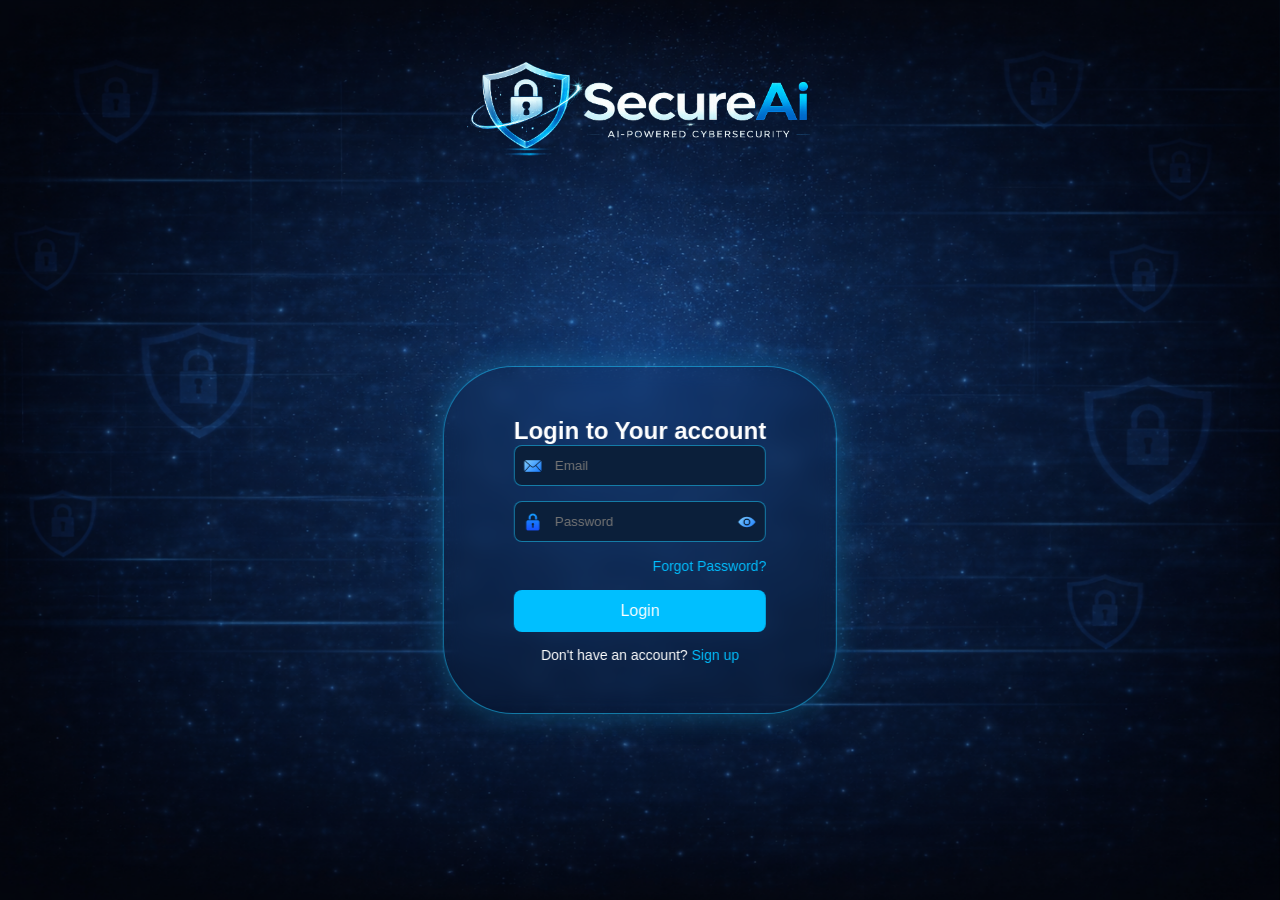
<file: login.html>
<!DOCTYPE html>
<html lang="en">
<head>
    <meta charset="UTF-8">
    <title>Login</title>
    <link rel="stylesheet" href="style.css">
    <link rel="stylesheet" href="https://cdnjs.cloudflare.com/ajax/libs/font-awesome/6.5.1/css/all.min.css">
</head>
<body class="login-body">

<div class="login-background"></div>

<div class="login-logo-container">
    <img class="login-logo" src="Images/Secure-AI-Logo.png" alt="SecureAI Logo">
</div>

<div class="login-contain">
    <h2>Login to Your account</h2>
    <form id="loginForm">
        <div class="login-input-group">
            <img src="Images/Mail-Icon.png" alt="Email Icon" class="login-icon login-left-icon">
            <input type="email" id="email" placeholder="Email" required>
        </div>
        <div class="login-input-group">
            <img src="Images/Password-Icon.png" alt="Password Icon"  class="login-icon login-left-icon">
            <input type="password" id="password" placeholder="Password" required>
            <img src="Images/Private-Icon.png" alt="Private Icon" class="login-icon login-right-icon" id="togglePassword">
        </div>
        <div class="login-forgot">
            <a href="#">Forgot Password?</a>
        </div>
        <button type="submit" class="login-button" id="loginBtn">Login</button>
        <p id="message" class="login-message"></p>
    </form>
    <p class="login-signup-text">
        Don't have an account? <a href="#">Sign up</a>
    </p>
</div>

<script src="validation.js"></script>
<script>
const form = document.getElementById("loginForm");
const emailInput = document.getElementById("email");
const passwordInput = document.getElementById("password");
const message = document.getElementById("message");
const loginBtn = document.getElementById("loginBtn");

form.addEventListener("submit", function(e) {
    e.preventDefault();
    const email = emailInput.value.trim().toLowerCase();
    const password = passwordInput.value.trim();
    message.textContent = "";
    message.className = "login-message";

    if (!email || !password) {
        message.textContent = "Please fill in all fields!";
        message.classList.add("error");
        return;
    }
    if (!email.includes("@") || !email.includes(".")) {
        message.textContent = "Please enter a valid email!";
        message.classList.add("error");
        return;
    }
    message.textContent = "Checking...";
    message.classList.add("loading");
    loginBtn.disabled = true;

    setTimeout(() => {
        const correctEmail = "jenniferakinsooto@gmail.com";
        const correctPassword = "@Jenny166";
        if (email === correctEmail && password === correctPassword) {
            message.textContent = "Login successful!";
            message.classList.remove("loading");
            message.classList.add("success");
            setTimeout(() => { window.location.href = "index.html"; }, 1000);
        } else {
            message.textContent = "Invalid email or password";
            message.classList.remove("loading");
            message.classList.add("error");
            loginBtn.disabled = false;
        }
    }, 800);
});

const toggle = document.getElementById("togglePassword");
toggle.addEventListener("click", function () {
    if (passwordInput.type === "password") { passwordInput.type = "text"; }
    else { passwordInput.type = "password"; }
});
</script>
</body>
</html>
</file>
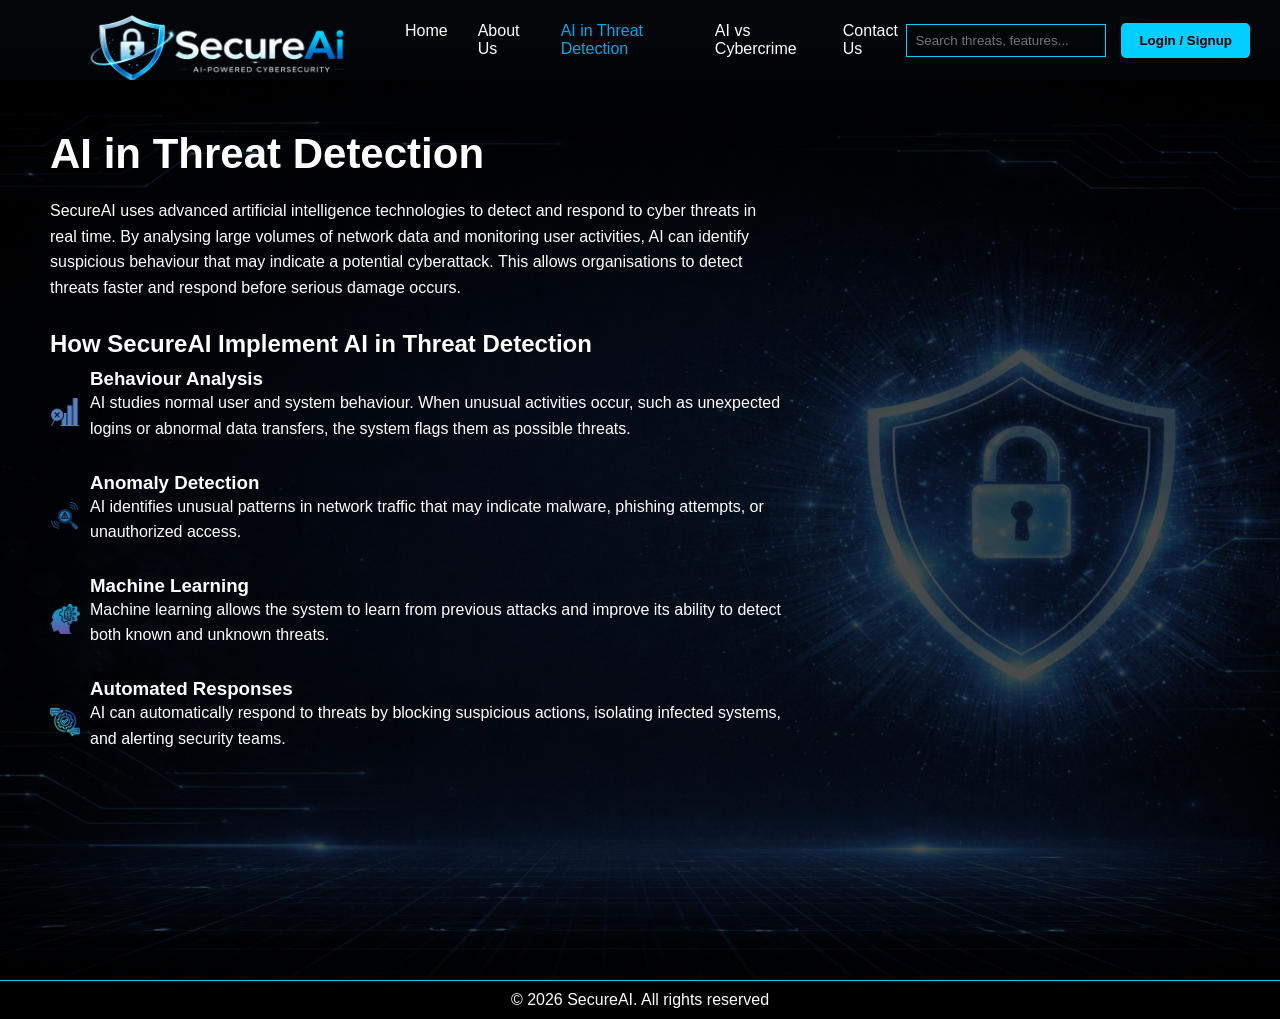
<file: threat-detection.html>
<!DOCTYPE html>
<html lang="en">
<head>
    <meta charset="UTF-8">
    <meta name="viewport" content="width=device-width, initial-scale=1.0">
    <title>AI in Threat Detection</title>
    <link rel="stylesheet" href="style.css">
    <link rel="stylesheet" href="https://cdnjs.cloudflare.com/ajax/libs/font-awesome/6.5.1/css/all.min.css">
</head>
<body>

    <header class="navbar">
        <div class="logo">
            <img src="Images/Secure-AI-Logo.png" alt="Logo">
        </div>
        <nav>
            <ul>
                <li><a href="index.html">Home</a></li>
                <li><a href="about.html">About Us</a></li>
                <li><a href="threat-detection.html" class="active">AI in Threat Detection</a></li>
                <li><a href="ai-vs-cybercrime.html">AI vs Cybercrime</a></li>
                <li><a href="contact.html">Contact Us</a></li>
            </ul>
    </nav>
        <div class="nav-right">
            <input type="text" placeholder="Search threats, features..." data-testid="search-input">
            <button class="login-btn" onclick="window.location.href='login.html'" data-testid="login-nav-btn">Login / Signup</button>
            <button class="hamburger" id="hamburgerBtn" aria-label="Open menu" data-testid="hamburger-btn">
                <span></span><span></span><span></span>
            </button>
        </div>
    </header>

    <section class="hero">
        <img src="Images/Threat-Detection-Background.jpg" class="bg-image" alt="Background">
        <div class="overlay"></div>
        <div class="content fade-in">
            <h1>AI in Threat Detection</h1>
            <p>SecureAI uses advanced artificial intelligence technologies to detect and respond to cyber threats in real time. By analysing large volumes of network data and monitoring user activities, AI can identify suspicious behaviour that may indicate a potential cyberattack. This allows organisations to detect threats faster and respond before serious damage occurs.</p>
            <div class="info-sections">
                <div class="box">
                    <h2>How SecureAI Implement AI in Threat Detection</h2>
                    <div class="item">
                        <img src="Images/Behaviour-Analysis-Icon.png" alt="icon">
                        <div><h3>Behaviour Analysis</h3>
                        <p>AI studies normal user and system behaviour. When unusual activities occur, such as unexpected logins or abnormal data transfers, the system flags them as possible threats.</p></div>
                    </div>
                    <div class="item">
                        <img src="Images/Anomaly-Detection-Icon.png" alt="icon">
                        <div><h3>Anomaly Detection</h3>
                        <p>AI identifies unusual patterns in network traffic that may indicate malware, phishing attempts, or unauthorized access.</p></div>
                    </div>
                    <div class="item">
                        <img src="Images/Machine-Learning-Icon.png" alt="icon">
                        <div><h3>Machine Learning</h3>
                        <p>Machine learning allows the system to learn from previous attacks and improve its ability to detect both known and unknown threats.</p></div>
                    </div>
                    <div class="item">
                        <img src="Images/Automated-Responses-Icon.png" alt="icon">
                        <div><h3>Automated Responses</h3>
                        <p>AI can automatically respond to threats by blocking suspicious actions, isolating infected systems, and alerting security teams.</p></div>
                    </div>
                </div>
            </div>
        </div>
    </section>

    <footer>
        <p>© 2026 SecureAI. All rights reserved</p>
    </footer>

    <script src="validation.js"></script>
</body>
</html>
</file>
<file: style.css>
* {
    margin: 0;
    padding: 0;
    box-sizing: border-box;
    font-family: Arial, sans-serif;
}

body {
    background: black;
    color: white;
}

/* NAVBAR */
.navbar {
    display: flex;
    align-items: center;
    padding: 15px 30px;
    background: rgba(0,0,0,0.8);
    height: 80px;
}

nav a {
  color: #00d4ff;
  text-decoration: none;
}

nav a:hover {
  text-decoration: underline;
}

/* LOGO */

.logo {
    display: flex;
    flex: 0 0 auto;
}

.logo img {
    height: 250px;
    width: auto;
    margin-top: 40px;
    
}

/* NAV LINKS (center area) */
nav {
    flex: 1;
    display: flex;
    justify-content: center; 
}

nav ul {
    display: flex;
    list-style: none;
    gap: 30px;
}

nav a {
    color: white;
    text-decoration: none;
}

nav a:hover {
    color: #00A8E8;
}

nav a.active {
    color: #00A8E8; 
}

/* RIGHT SIDE (search + login) */
.nav-right {
    flex: 0 0 auto;
    display: flex;
    align-items: center;
    gap: 15px;
}

.navbar nav a {
    text-decoration: none;
    color: white;
}

.navbar nav a:hover,
.navbar nav a.active {
    color: #00A8E8;
}

/* SEARCH */
.nav-right input {
    padding: 8px;
    width: 200px;
    background: transparent;
    border: 1px solid #00cfff;
    color: white;
}

/* LOGIN BUTTON */
.login-btn {
    background: #00cfff;
    border: none;
    padding: 10px 18px;
    font-weight: bold;
    cursor: pointer;
    border-radius: 5px;
}

/* HERO SECTION */
.hero {
    position: relative;
    min-height: 100vh;
    padding-bottom: 50px;
}

/* BACKGROUND */
.bg-image {
    position: absolute;
    width: 100%;
    height: 100%;
    object-fit: cover;
}

/* OVERLAY */
.overlay {
    position: absolute;
    width: 100%;
    height: 100%;
    background: rgba(0,0,0,0.7);
}

/* CONTENT */
.content {
    position: relative;
    z-index: 2;
    padding: 50px;
    width: 65%;
}

.content h1 {
    font-size: 42px;
    margin-bottom: 20px;
}

.content p {
    margin-bottom: 15px;
    line-height: 1.6;
}

/* INFO SECTIONS */
.info-sections {
    margin-top: 30px;
}

.box {
    margin-bottom: 30px;
}

.box h2 {
    margin-bottom: 10px;
    color: white;
}

.item {
    display: flex;
    align-items: center;
    margin-bottom: 15px;
}

.item img {
    width: 30px;
    margin-right: 10px;
}
/* Card hover effect */
.card {
    transition: transform 0.3s ease, box-shadow 0.3s ease;
}

.card:hover {
    transform: scale(1.03);
    box-shadow: 0 0 20px rgba(0, 212, 255, 0.2);
}

/* Scroll fade-in */
.fade-in {
    opacity: 0;
    transform: translateY(30px);
    transition: opacity 0.6s ease, transform 0.6s ease;
}

.fade-in.visible {
    opacity: 1;
    transform: translateY(0);
}

/* FOOTER */
footer {
    text-align: center;
    padding: 10px;
    background: black;
    border-top: 1px solid #00cfff;
}

/* LOGIN PAGE CENTER BOX */
.login-container {
    position: relative;
    z-index: 2;
    width: 400px;
    margin: 100px auto;
    padding: 40px;
    border-radius: 20px;
    background: rgba(0, 0, 0, 0.6);
    border: 1px solid #00cfff;
    text-align: center;
}

/* TITLE */
.login-container h1 {
    margin-bottom: 30px;
    font-size: 26px;
}

/* INPUT BOX */
.login-input {
    display: flex;
    align-items: center;
    border: 1px solid #00cfff;
    border-radius: 10px;
    padding: 10px;
    margin-bottom: 20px;
}

.login-input img {
    width: 20px;
    margin-right: 10px;
}

/* INPUT FIELD */
.login-input input {
    background: transparent;
    border: none;
    outline: none;
    color: white;
    width: 100%;
}

/* EYE ICON (RIGHT SIDE) */
.eye-icon {
    margin-left: auto;
    cursor: pointer;
}

/* FORGOT PASSWORD */
.forgot {
    text-align: right;
    font-size: 14px;
    margin-bottom: 20px;
    color: #00cfff;
    cursor: pointer;
}

/* LOGIN BUTTON */
.login-submit {
    width: 100%;
    padding: 12px;
    background: linear-gradient(to right, #00cfff, #0077ff);
    border: none;
    border-radius: 10px;
    color: white;
    font-weight: bold;
    cursor: pointer;
    margin-bottom: 15px;
}

/* SIGNUP TEXT */
.signup-text {
    font-size: 14px;
}

.signup-text span {
    color: #00cfff;
    cursor: pointer;
}

/* LOGIN CSS */
* {
    margin: 0;
    padding: 0;
    box-sizing: border-box;
    font-family: Arial, sans-serif;
}
.login-body {
    height: 100vh;
    position: relative;
    overflow: hidden;
}
/* Message styling */
.login-message {
    margin-top: 15px;
    font-size: 14px;
    text-align: center;
    font-weight: 500;
}

/* Error */
.login-message.error {
    color: #ff4d4d;
}

/* Success */
.login-message.success {
    color: #00c853;
}

/* Loading */
.login-message.loading {
    color: #999;
}

/* Disabled button (nice UX) */
.login-button:disabled {
    opacity: 0.6;
    cursor: not-allowed;
}
 
/* Background image */
.login-background {
    position: fixed;
    top: 0;
    left: 0;
    width: 100vw;
    height: 100vh;
    background: url("Images/Login-Background.png") no-repeat center center/cover;
    z-index: -1;
}
 
/* Center container */
.login-contain {
    position: absolute;
    top: 60%;
    left: 50%;
    transform: translate(-50%, -50%);
    
    padding: 50px 70PX 50PX 70PX;
    
    background: rgba(17, 34, 64, 0.02);
    box-shadow: 0 0 30px rgba(30, 199, 255, 0.3);
    border: 1PX SOLID #1ec7ff8d;
    border-radius:70px;
    backdrop-filter: blur(10px);
    
    text-align: center;
    color: white;
}
 
/* Heading */
.login-container h2 {
    margin-bottom: 20px;
}
 
/* Inputs */
.login-input-group {
    margin-bottom: 15px;
}
 
.login-input-group input {
    width: 100%;
    padding: 12px;
    border: none;
    border-radius: 8px;
    border: 1PX SOLID #1ec7ff8d;
    background-color: #0B1F3A;
    outline: none;
}
 
/* Forgot password */
.login-forgot {
    text-align: right;
    margin-bottom: 15px;
}
 
.login-forgot a {
    color: #00bfff;
    text-decoration: none;
    font-size: 14px;
}
 
/* Button */
.login-button {
    width: 100%;
    padding: 12px;
    border: none;
    border-radius: 8px;
    background: #00bfff;
    color: white;
    font-size: 16px;
    cursor: pointer;
}
 
.login-button:hover {
    background: #009acd;
}
 
/* Signup */
.login-signup-text {
    margin-top: 15px;
    font-size: 14px;
}
 
.login-signup-text a {
    color: #00bfff;
    text-decoration: none;
}
.login-logo-container {
    position: absolute;
    top: -5%;
    left: 50%;
    transform: translateX(-50%);
    text-align: center;
}
.login-logo-container img {
    width: 500px;
    height: 80%;
}

.login-input-group {
    position: relative;
}

/* Icon styling */
.login-icon {
    position: absolute;
    top: 50%;
    transform: translateY(-50%);
    width: 18px;
    height: 18px;
}

/* Left icons */
.login-left-icon {
    left: 10px;
}

/* Right icon (eye) */
.login-right-icon {
    right: 10px;
    cursor: pointer;
}


.login-input-group input {
    padding-left: 40px;
    padding-right: 40px;
}

/* ABOUT US PAGE */

/* About page section dividers */
.about-section {
    margin-bottom: 2rem;
    padding: 1.5rem;
    border-radius: 8px;
    box-shadow: 0 2px 12px rgba(0, 212, 255, 0.08);
    background: rgba(10, 28, 55, 0.6);
}

.about-section h2 {
    font-size: 1.4rem;
    color: #00d4ff;
    margin-bottom: 1rem;
}

.about-section p,
.about-section li {
    font-size: 1rem;
    line-height: 1.75;
    color: #8db4d4;
}
/* ============================================================
   ABOUT PAGE - EXTRA SECTIONS
   ============================================================ */

.about-section-title {
    text-align: center;
    color: #00cfff;
    font-size: 32px;
    margin-bottom: 12px;
}
.about-section-subtitle {
    text-align: center;
    color: #b0c4de;
    max-width: 700px;
    margin: 0 auto 50px;
    line-height: 1.6;
    padding: 0 20px;
}

/* STATS STRIP */
.about-stats {
    padding: 70px 40px 50px;
}
.about-stats-grid {
    display: grid;
    grid-template-columns: repeat(4, 1fr);
    gap: 22px;
    max-width: 1100px;
    margin: 0 auto;
}
.about-stat-card {
    text-align: center;
    background: rgba(10, 25, 45, 0.6);
    border: 1px solid rgba(0,191,255,0.3);
    border-radius: 16px;
    padding: 32px 20px;
    transition: .3s;
}
.about-stat-card:hover {
    transform: translateY(-6px);
    box-shadow: 0 8px 28px rgba(0,207,255,0.2);
}
.about-stat-card i {
    font-size: 30px;
    color: #00cfff;
    margin-bottom: 12px;
}
.about-stat-num {
    font-size: 38px;
    font-weight: 800;
    color: #ffffff;
    margin-bottom: 4px;
    background: linear-gradient(90deg, #00cfff, #0078ff);
    -webkit-background-clip: text;
    background-clip: text;
    color: transparent;
}
.about-stat-label {
    color: #b0c4de;
    font-size: 14px;
}
[data-theme="light"] .about-stat-card { background: #ffffff; }
[data-theme="light"] .about-stat-label { color: #2c3e50; }

/* VISION */
.about-vision {
    padding: 50px 40px;
}
.about-vision-card {
    max-width: 820px;
    margin: 0 auto;
    text-align: center;
    background: linear-gradient(135deg, rgba(0,207,255,0.08), rgba(0,120,255,0.04));
    border: 1px solid rgba(0,207,255,0.4);
    border-radius: 20px;
    padding: 50px 40px;
    box-shadow: 0 8px 40px rgba(0,207,255,0.12);
}
.about-vision-icon {
    width: 70px; height: 70px;
    border-radius: 50%;
    background: linear-gradient(135deg, #00cfff, #0078ff);
    display: flex; align-items: center; justify-content: center;
    margin: 0 auto 20px;
    color: #ffffff;
    font-size: 28px;
}
.about-vision-card h2 {
    color: #00cfff;
    font-size: 28px;
    margin-bottom: 18px;
}
.about-vision-text {
    color: #ffffff;
    font-size: 20px;
    font-style: italic;
    line-height: 1.6;
    margin-bottom: 14px;
}
[data-theme="light"] .about-vision-card { background: #ffffff; }
[data-theme="light"] .about-vision-text { color: #0b1c2d; }
.about-vision-author {
    color: #00cfff;
    font-size: 14px;
    letter-spacing: 1px;
}

/* WHY IT MATTERS */
.about-why {
    padding: 60px 40px;
}
.about-why-grid {
    display: grid;
    grid-template-columns: repeat(4, 1fr);
    gap: 22px;
    max-width: 1100px;
    margin: 0 auto;
}
.about-why-item {
    text-align: center;
    padding: 26px 20px;
    background: rgba(10, 25, 45, 0.5);
    border: 1px solid rgba(255, 100, 100, 0.25);
    border-radius: 14px;
    transition: .3s;
}
.about-why-item:hover {
    border-color: rgba(255, 100, 100, 0.6);
    transform: translateY(-4px);
}
.about-why-num {
    font-size: 44px;
    font-weight: 800;
    color: #ff6b6b;
    margin-bottom: 12px;
    line-height: 1;
}
.about-why-num span {
    font-size: 22px;
    color: #ff9999;
    margin-left: 4px;
}
.about-why-item p {
    color: #b0c4de;
    font-size: 14px;
    line-height: 1.6;
}
[data-theme="light"] .about-why-item { background: #ffffff; }
[data-theme="light"] .about-why-item p { color: #2c3e50; }

/* TIMELINE */
.about-timeline-section {
    padding: 60px 40px;
}
.about-timeline {
    max-width: 800px;
    margin: 0 auto;
    position: relative;
    padding-left: 40px;
}
.about-timeline::before {
    content: '';
    position: absolute;
    left: 12px;
    top: 0; bottom: 0;
    width: 2px;
    background: linear-gradient(180deg, #00cfff, rgba(0,207,255,0.1));
}
.about-timeline-item {
    position: relative;
    margin-bottom: 36px;
    padding-left: 30px;
}
.about-timeline-item::before {
    content: '';
    position: absolute;
    left: -34px;
    top: 4px;
    width: 16px; height: 16px;
    border-radius: 50%;
    background: #00cfff;
    box-shadow: 0 0 0 4px rgba(0,207,255,0.2);
}
.about-timeline-year {
    color: #00cfff;
    font-size: 22px;
    font-weight: 800;
    margin-bottom: 6px;
}
.about-timeline-content {
    background: rgba(10, 25, 45, 0.6);
    border: 1px solid rgba(0,191,255,0.25);
    border-radius: 12px;
    padding: 18px 22px;
}
.about-timeline-content h3 {
    color: #ffffff;
    font-size: 18px;
    margin-bottom: 6px;
}
[data-theme="light"] .about-timeline-content { background: #ffffff; }
[data-theme="light"] .about-timeline-content h3 { color: #0b1c2d; }
.about-timeline-content p {
    color: #b0c4de;
    line-height: 1.6;
    font-size: 14px;
}
[data-theme="light"] .about-timeline-content p { color: #2c3e50; }

/* CORE VALUES */
.about-values {
    padding: 60px 40px;
}
.about-values-grid {
    display: grid;
    grid-template-columns: repeat(4, 1fr);
    gap: 22px;
    max-width: 1100px;
    margin: 0 auto;
}
.about-value-card {
    text-align: center;
    background: rgba(10, 25, 45, 0.6);
    border: 1px solid rgba(0,191,255,0.3);
    border-radius: 16px;
    padding: 32px 22px;
    transition: .3s;
}
.about-value-card:hover {
    transform: translateY(-6px);
    border-color: rgba(0,207,255,0.7);
    box-shadow: 0 10px 30px rgba(0,207,255,0.18);
}
.about-value-icon {
    width: 64px; height: 64px;
    margin: 0 auto 18px;
    border-radius: 16px;
    background: linear-gradient(135deg, #00cfff, #0078ff);
    display: flex; align-items: center; justify-content: center;
    color: #ffffff;
    font-size: 26px;
}
.about-value-card h3 {
    color: #ffffff;
    font-size: 18px;
    margin-bottom: 10px;
}
.about-value-card p {
    color: #b0c4de;
    line-height: 1.6;
    font-size: 14px;
}
[data-theme="light"] .about-value-card { background: #ffffff; }
[data-theme="light"] .about-value-card h3 { color: #0b1c2d; }
[data-theme="light"] .about-value-card p { color: #2c3e50; }

/* SERVICES */
.about-services {
    padding: 60px 40px;
}
.about-services-grid {
    display: grid;
    grid-template-columns: repeat(3, 1fr);
    gap: 22px;
    max-width: 1100px;
    margin: 0 auto;
}
.about-service-item {
    background: rgba(10, 25, 45, 0.5);
    border: 1px solid rgba(0,191,255,0.25);
    border-radius: 14px;
    padding: 26px 24px;
    transition: .3s;
}
.about-service-item:hover {
    border-color: rgba(0,207,255,0.6);
    transform: translateY(-4px);
}
.about-service-item i {
    font-size: 30px;
    color: #00cfff;
    margin-bottom: 14px;
}
.about-service-item h3 {
    color: #ffffff;
    font-size: 18px;
    margin-bottom: 8px;
}
.about-service-item p {
    color: #b0c4de;
    font-size: 14px;
    line-height: 1.6;
}
[data-theme="light"] .about-service-item { background: #ffffff; }
[data-theme="light"] .about-service-item h3 { color: #0b1c2d; }
[data-theme="light"] .about-service-item p { color: #2c3e50; }

/* TEAM */
.about-team {
    padding: 60px 40px;
}
.about-team-grid {
    display: grid;
    grid-template-columns: repeat(4, 1fr);
    gap: 22px;
    max-width: 1100px;
    margin: 0 auto;
}
.about-team-card {
    text-align: center;
    background: rgba(10, 25, 45, 0.6);
    border: 1px solid rgba(0,191,255,0.3);
    border-radius: 16px;
    padding: 28px 22px;
    transition: .3s;
}
.about-team-card:hover {
    transform: translateY(-6px);
    box-shadow: 0 10px 30px rgba(0,207,255,0.2);
    border-color: rgba(0,207,255,0.7);
}
.about-team-avatar {
    width: 80px; height: 80px;
    border-radius: 50%;
    margin: 0 auto 16px;
    display: flex; align-items: center; justify-content: center;
    font-size: 26px;
    font-weight: 800;
    color: #ffffff;
    letter-spacing: 1px;
    box-shadow: 0 6px 20px rgba(0,207,255,0.3);
}
.about-team-card h3 {
    color: #ffffff;
    font-size: 18px;
    margin-bottom: 4px;
}
[data-theme="light"] .about-team-card { background: #ffffff; }
[data-theme="light"] .about-team-card h3 { color: #0b1c2d; }
.about-team-role {
    color: #00cfff;
    font-size: 13px;
    margin-bottom: 12px;
    letter-spacing: 0.5px;
    text-transform: uppercase;
}
.about-team-bio {
    color: #b0c4de;
    font-size: 13px;
    line-height: 1.55;
}
[data-theme="light"] .about-team-bio { color: #2c3e50; }

/* CTA */
.about-cta {
    padding: 60px 40px 80px;
}
.about-cta-box {
    max-width: 900px;
    margin: 0 auto;
    text-align: center;
    background: linear-gradient(135deg, rgba(0,207,255,0.15), rgba(0,120,255,0.08));
    border: 1px solid rgba(0,207,255,0.5);
    border-radius: 24px;
    padding: 60px 40px;
    box-shadow: 0 12px 50px rgba(0,207,255,0.2);
}
.about-cta-box h2 {
    color: #ffffff;
    font-size: 32px;
    margin-bottom: 14px;
}
[data-theme="light"] .about-cta-box h2 { color: #0b1c2d; }
.about-cta-box p {
    color: #cfe5ff;
    font-size: 16px;
    line-height: 1.6;
    max-width: 600px;
    margin: 0 auto 32px;
}
[data-theme="light"] .about-cta-box p { color: #2c3e50; }
.about-cta-buttons {
    display: flex;
    gap: 14px;
    justify-content: center;
    flex-wrap: wrap;
}
.about-cta-btn {
    background: linear-gradient(90deg, #00cfff, #0078ff);
    color: #ffffff;
    padding: 14px 28px;
    border-radius: 12px;
    text-decoration: none;
    font-weight: 600;
    font-size: 15px;
    transition: .25s;
    display: inline-flex;
    align-items: center;
    gap: 10px;
}
.about-cta-btn:hover {
    transform: translateY(-3px);
    box-shadow: 0 10px 28px rgba(0,207,255,0.45);
}
.about-cta-btn-outline {
    background: transparent;
    border: 1px solid #00cfff;
    color: #00cfff;
}
.about-cta-btn-outline:hover {
    background: rgba(0,207,255,0.1);
}

/* MOBILE */
@media (max-width: 1024px) {
    .about-stats-grid,
    .about-why-grid,
    .about-values-grid,
    .about-team-grid { grid-template-columns: repeat(2, 1fr); }
    .about-services-grid { grid-template-columns: repeat(2, 1fr); }
}
@media (max-width: 768px) {
    .about-stats, .about-vision, .about-why, .about-timeline-section,
    .about-values, .about-services, .about-team, .about-cta {
        padding-left: 20px; padding-right: 20px;
    }
    .about-section-title { font-size: 24px; }
    .about-stats-grid,
    .about-why-grid,
    .about-values-grid,
    .about-services-grid,
    .about-team-grid { grid-template-columns: 1fr; }
    .about-cta-box { padding: 40px 24px; }
    .about-cta-box h2 { font-size: 24px; }
    .about-vision-card { padding: 36px 24px; }
    .about-vision-text { font-size: 17px; }
    .about-stat-num, .about-why-num { font-size: 32px; }
}

/* CONTACT US PAGE */
.contact-layout {
    display: flex;
    gap: 50px;
    align-items: flex-start;
    width: 90%;
}

.contact-form {
    flex: 1;
}

.contact-form h1 {
    font-size: 42px;
    margin-bottom: 15px;
}

.contact-form p {
    margin-bottom: 20px;
    line-height: 1.6;
    text-align: center;
}

.contact-form label {
    display: block;
    margin-bottom: 6px;
    color: #ffffff;
    font-size: 14px;
}

.contact-input-box {
    display: flex;
    align-items: center;
    border: 1px solid #00cfff;
    border-radius: 8px;
    padding: 10px;
    margin-bottom: 15px;
    background: transparent;
    max-width: 500px;
}

.contact-input-box img {
    width: 18px;
    margin-right: 10px;
}
.contact-input-box input {
    background: transparent;
    border: none;
    outline: none;
    color: white;
    width: 500px;
}

.contact-form textarea {
    width: 500px;
    height: 120px;
    background: transparent;
    border: 1px solid #00cfff;
    border-radius: 8px;
    padding: 10px;
    color: white;
    outline: none;
    resize: vertical;
    margin-bottom: 20px;
}
.contact-submit-btn {
    width: 500px;
    padding: 12px;
    background:#00cfff;
    border: none;
    border-radius: 8px;
    font-weight: bold;
    font-size: 15px;
    cursor: pointer;
    color: black;
}

.contact-submit-btn:hover {
    background: #0099cc;
    color: white;
}

.contact-info {
    flex: 0 0 250px;
    display: flex;
    flex-direction: column;
    gap: 20px;
    margin-top: 250px;
    margin-left: auto;
    align-self: flex-end;
    margin-left: 0;
    
}
.contact-info-box p {
    display: flex;
    align-items: center;
    gap: 10px;
    margin-bottom: 10px;
    line-height: 1.5;
}

.contact-info-box img {
    width: 20px;
}

.contact-info-box a {
    color: white;
    text-decoration: none;
}
.contact-info-box {
    border: 1px solid #00cfff;
    border-radius: 15px;
    padding: 25px 25px;
    box-shadow: 0 0 15px rgba(0, 207, 255, 0.2);
}

.contact-socials {
    display: flex;
    gap: 15px;
    margin-top: 10px;
}

.contact-socials img {
    width: 30px;
    cursor: pointer;
}
/* ============================================================
   CONTACT PAGE - EXTRA SECTIONS
   ============================================================ */

.contact-section-title {
    text-align: center;
    color: #00cfff;
    font-size: 32px;
    margin-bottom: 12px;
}
.contact-section-subtitle {
    text-align: center;
    color: #b0c4de;
    max-width: 640px;
    margin: 0 auto 40px;
    line-height: 1.6;
    padding: 0 20px;
}

/* HOW CAN WE HELP */
.contact-help-section {
    padding: 70px 40px 50px;
}
.contact-help-grid {
    display: grid;
    grid-template-columns: repeat(3, 1fr);
    gap: 22px;
    max-width: 1100px;
    margin: 0 auto;
}
.contact-help-card {
    background: rgba(10, 25, 45, 0.7);
    border: 1px solid rgba(0,191,255,0.3);
    border-radius: 16px;
    padding: 32px 26px;
    text-align: center;
    transition: transform .3s ease, box-shadow .3s ease, border-color .3s;
}
.contact-help-card:hover {
    transform: translateY(-6px);
    border-color: rgba(0,207,255,0.7);
    box-shadow: 0 12px 30px rgba(0,207,255,0.2);
}
.contact-help-icon {
    width: 64px; height: 64px;
    border-radius: 50%;
    background: linear-gradient(135deg, rgba(0,207,255,0.2), rgba(0,120,255,0.1));
    border: 1px solid rgba(0,207,255,0.4);
    display: flex; align-items: center; justify-content: center;
    font-size: 26px;
    color: #00cfff;
    margin: 0 auto 18px;
}
.contact-help-card h3 {
    color: #ffffff;
    font-size: 20px;
    margin-bottom: 10px;
}
[data-theme="light"] .contact-help-card { background: #ffffff; color: #0b1c2d; }
[data-theme="light"] .contact-help-card h3 { color: #0b1c2d; }
.contact-help-card p {
    color: #b0c4de;
    line-height: 1.6;
    margin-bottom: 16px;
    font-size: 14px;
}
[data-theme="light"] .contact-help-card p { color: #2c3e50; }
.contact-help-link {
    display: inline-block;
    color: #00cfff;
    text-decoration: none;
    font-weight: 600;
    font-size: 14px;
    border-bottom: 1px dashed transparent;
    transition: .2s;
}
.contact-help-link:hover { border-bottom-color: #00cfff; }

/* EMERGENCY HOTLINE */
.contact-emergency {
    padding: 30px 40px;
}
.contact-emergency-box {
    max-width: 1100px;
    margin: 0 auto;
    display: flex;
    align-items: center;
    gap: 24px;
    background: linear-gradient(135deg, rgba(255, 77, 77, 0.12), rgba(255, 100, 50, 0.08));
    border: 1px solid rgba(255, 77, 77, 0.5);
    border-radius: 16px;
    padding: 26px 32px;
    box-shadow: 0 0 24px rgba(255, 77, 77, 0.15);
}
.contact-emergency-icon {
    font-size: 42px;
    color: #ff4d4d;
    flex-shrink: 0;
    animation: pulseRed 2s ease-in-out infinite;
}
@keyframes pulseRed {
    0%, 100% { transform: scale(1); opacity: 1; }
    50% { transform: scale(1.1); opacity: 0.85; }
}
.contact-emergency-text { flex: 1; }
.contact-emergency-text h3 {
    color: #ffffff;
    font-size: 20px;
    margin-bottom: 6px;
}
[data-theme="light"] .contact-emergency-text h3 { color: #0b1c2d; }
.contact-emergency-text p {
    color: #ffd0d0;
    line-height: 1.55;
    font-size: 14px;
}
[data-theme="light"] .contact-emergency-text p { color: #2c3e50; }
.contact-emergency-btn {
    background: #ff4d4d;
    color: #ffffff;
    padding: 14px 22px;
    border-radius: 12px;
    text-decoration: none;
    font-weight: 700;
    font-size: 15px;
    white-space: nowrap;
    box-shadow: 0 4px 16px rgba(255, 77, 77, 0.4);
    transition: .2s;
}
.contact-emergency-btn i { margin-right: 8px; }
.contact-emergency-btn:hover {
    background: #ff3333;
    transform: translateY(-2px);
    box-shadow: 0 8px 24px rgba(255, 77, 77, 0.55);
}

/* INFO STRIP */
.contact-info-strip {
    padding: 50px 40px;
}
.contact-info-grid {
    display: grid;
    grid-template-columns: repeat(4, 1fr);
    gap: 18px;
    max-width: 1100px;
    margin: 0 auto;
}
.contact-info-item {
    text-align: center;
    background: rgba(10, 25, 45, 0.5);
    border: 1px solid rgba(0,191,255,0.2);
    border-radius: 14px;
    padding: 26px 18px;
    transition: .3s;
}
.contact-info-item:hover {
    border-color: rgba(0,207,255,0.5);
    transform: translateY(-3px);
}
.contact-info-item i {
    font-size: 28px;
    color: #00cfff;
    margin-bottom: 12px;
}
.contact-info-item h4 {
    color: #ffffff;
    font-size: 16px;
    margin-bottom: 8px;
}
[data-theme="light"] .contact-info-item { background: #ffffff; }
[data-theme="light"] .contact-info-item h4 { color: #0b1c2d; }
.contact-info-item p {
    color: #b0c4de;
    font-size: 13px;
    line-height: 1.6;
}
[data-theme="light"] .contact-info-item p { color: #2c3e50; }

/* FAQ */
.contact-faq {
    padding: 60px 40px 80px;
}
.contact-faq-list {
    max-width: 820px;
    margin: 0 auto;
    display: flex;
    flex-direction: column;
    gap: 14px;
}
.contact-faq-item {
    background: rgba(10, 25, 45, 0.6);
    border: 1px solid rgba(0,191,255,0.25);
    border-radius: 12px;
    padding: 4px 22px;
    transition: border-color .25s;
}
.contact-faq-item[open] {
    border-color: rgba(0,207,255,0.6);
    box-shadow: 0 6px 24px rgba(0,207,255,0.12);
}
.contact-faq-item summary {
    cursor: pointer;
    padding: 18px 0;
    color: #ffffff;
    font-size: 16px;
    font-weight: 600;
    list-style: none;
    display: flex;
    justify-content: space-between;
    align-items: center;
    gap: 16px;
}
.contact-faq-item summary::-webkit-details-marker { display: none; }
.contact-faq-item summary::after {
    content: '+';
    color: #00cfff;
    font-size: 26px;
    font-weight: 300;
    transition: transform .25s;
    flex-shrink: 0;
}
.contact-faq-item[open] summary::after {
    content: '−';
}
[data-theme="light"] .contact-faq-item { background: #ffffff; }
[data-theme="light"] .contact-faq-item summary { color: #0b1c2d; }
.contact-faq-item p {
    color: #b0c4de;
    line-height: 1.7;
    padding: 0 0 18px;
    font-size: 14px;
}
[data-theme="light"] .contact-faq-item p { color: #2c3e50; }
.contact-faq-item p a {
    color: #00cfff;
    text-decoration: none;
    border-bottom: 1px dashed #00cfff;
}

/* MOBILE - CONTACT EXTRAS */
@media (max-width: 1024px) {
    .contact-help-grid { grid-template-columns: 1fr; }
    .contact-info-grid { grid-template-columns: repeat(2, 1fr); }
}
@media (max-width: 768px) {
    .contact-help-section, .contact-emergency, .contact-info-strip, .contact-faq {
        padding-left: 20px; padding-right: 20px;
    }
    .contact-section-title { font-size: 24px; }
    .contact-emergency-box {
        flex-direction: column;
        text-align: center;
        padding: 24px 20px;
    }
    .contact-emergency-btn { width: 100%; text-align: center; }
    .contact-info-grid { grid-template-columns: 1fr; }
}

/* Form message */
.form-message {
    margin-top: 15px;
    font-size: 14px;
    text-align: center;
    font-weight: 500;
}

/* States */
.form-message.error {
    color: #ff4d4d;
}

.form-message.success {
    color: #00c853;
}

.form-message.loading {
    color: #999;
}

/* Disabled button */
.contact-submit-btn:disabled {
    opacity: 0.6;
    cursor: not-allowed;
}

/* HOME PAGE */

/* RESET */
* {
  margin: 0;
  padding: 0;
  box-sizing: border-box;
  font-family: 'Segoe UI', Arial, sans-serif;
}

/* BODY */
body {
  background: linear-gradient(180deg, #0B1C2D 0%, #02070d 60%, #000000 100%);
  color: #ffffff;
}

/* NAVBAR */
.index-navbar {
  display: flex;
  justify-content: space-between;
  align-items: center;
  padding: 15px 50px;
  background: #081726;
  border-bottom: 1px solid rgba(0, 191, 255, 0.4);
}

.index-navbar * {
  margin: 0;
  padding: 0;
}

/* LOGO */
.index-logo img {
  width: 200px;
}

/* NAV LINKS */
.index-navbar nav ul {
  display: flex;
  list-style: none;
  gap: 35px;
}

.index-navbar nav ul li a {
  text-decoration: none;
  color: #c0d6f0;
  font-size: 14px;
  font-weight: 500;
  transition: 0.3s;
}

.index-navbar nav ul li a:hover,
.index-navbar nav ul li a.index-active {
  color: #00bfff;
}

/* RIGHT SIDE */
.index-nav-right {
  flex: 0 0 auto;
  display: flex;
  align-items: center;
  gap: 15px;
}

/* NAVBAR SCROLL EFFECT */
.index-nav.index-scrolled {
  background-color: rgba(11, 28, 45, 0.95);
}

/* SEARCH */
.index-nav-right input {
  padding: 8px;
  width: 200px;
  background: transparent;
  border: 1px solid #00cfff;
  color: white;
}

/* BUTTON */
.index-login-btn {
  background: #00cfff;
  border: none;
  padding: 10px 18px;
  font-weight: bold;
  cursor: pointer;
  border-radius: 5px;
}

.index-login-btn:hover {
  background: #00bfff;
}

/* SUBNAV */
.index-subnav {
  display: flex;
  justify-content: center;
  gap: 50px;
  padding: 12px;
  border-bottom: 1px solid rgba(0, 191, 255, 0.3);
}

.index-subnav a {
  text-decoration: none;
  color: #b0c4de;
  font-size: 14px;
}

.index-subnav a:hover {
  color: #00bfff;
}

/* MAIN LAYOUT */
.index-page-body {
  display: flex;
  padding: 20px 40px;
  gap: 20px;
}

/* SHARED PANEL STYLE */
.index-sidebar-left,
.index-sidebar-right,
.index-centre {
  border: 1px solid rgba(0, 191, 255, 0.3);
  background: rgba(10, 25, 45, 0.6);
  box-shadow: 0 0 12px rgba(0, 191, 255, 0.1);
  padding: 15px;
}

/* LEFT SIDEBAR */
.index-sidebar-left {
  width: 20%;
}

.index-sidebar-left h3 {
  border-bottom: 1px solid rgba(0, 191, 255, 0.3);
  margin-bottom: 10px;
  padding-bottom: 5px;
}

.index-sidebar-left ul {
  list-style: none;
}

.index-sidebar-left li {
  margin: 8px 0;
}

.index-sidebar-left a {
  text-decoration: none;
  color: #b0c4de;
  font-size: 14px;
}

.index-sidebar-left a:hover {
  color: #00bfff;
}

/* CENTER */
.index-centre {
  width: 80%;
  text-align: center;
}

.index-hero-image img {
  width: 240px;
  margin-bottom: 20px;
}

.index-hero-text h1 {
  font-size: 24px;
  margin-bottom: 15px;
  animation: fadeIn 1.2s ease forwards;
}

.index-hero-text p {
  color: #b0c4de;
  line-height: 1.6;
  animation: fadeIn 1.8s ease forwards;
}

@keyframes fadeIn {
    from {opacity: 0; transform: translateY(20px);}
    to {opacity: 1; transform: translateY(0);}
}

/* RIGHT SIDEBAR */
.index-sidebar-right {
  width: 20%;
}

/* FEATURES */
.index-features-list {
  margin-top: 10px;
}

.index-feature-item {
  display: flex;
  align-items: center;
  gap: 10px;
  margin: 12px 0;
}

.index-feature-item img {
  width: 28px;
  transition: 0.3s;
}

.index-feature-item img:hover {
  transform: scale(1.15);
}

.index-feature-item span {
  font-size: 14px;
  color: #b0c4de;
}

/* EXTERNAL LINKS */
.index-ext-links {
  margin-top: 20px;
}

.index-ext-links h3 {
  border-bottom: 1px solid rgba(0, 191, 255, 0.3);
  padding-bottom: 5px;
  margin-bottom: 10px;
}

.index-ext-links ul {
  list-style: none;
}

.index-ext-links li {
  margin: 10px 0;
}

.index-ext-links a {
  text-decoration: none;
  color: #b0c4de;
  display: flex;
  align-items: center;
  gap: 10px;
}

.index-ext-links a:hover {
  color: #00bfff;
}

.index-ext-links img {
  width: 20px;
}

/* SOCIAL ICONS */
.index-social-icons {
  margin-top: 15px;
  display: flex;
  gap: 12px;
}

.index-social-icons img {
  width: 24px;
  transition: 0.3s;
}

.index-social-icons img:hover {
  transform: scale(1.2);
}

/* FOOTER */
.index-footer {
  text-align: center;
  padding: 15px;
  border-top: 1px solid rgba(0, 191, 255, 0.3);
  margin-top: 20px;
  font-size: 13px;
  color: #b0c4de;
}



/* ============================================================
   SECUREAI - ENHANCED FEATURES (added)
   Hamburger menu, search dropdown, stats counters,
   flip cards, mobile responsive
   ============================================================ */

/* ---------- HAMBURGER ---------- */
.hamburger {
    display: none;
    background: transparent;
    border: 1px solid #00cfff;
    border-radius: 6px;
    padding: 8px;
    cursor: pointer;
    flex-direction: column;
    gap: 4px;
}
.hamburger span {
    display: block;
    width: 22px; height: 2px;
    background: #00cfff;
    transition: .25s;
}
.hamburger.active span:nth-child(1){transform:translateY(6px) rotate(45deg);}
.hamburger.active span:nth-child(2){opacity:0;}
.hamburger.active span:nth-child(3){transform:translateY(-6px) rotate(-45deg);}

/* ---------- SEARCH DROPDOWN ---------- */
.search-wrapper { position: relative; }
.search-dropdown {
    position: absolute;
    top: calc(100% + 6px);
    left: 0; right: 0;
    background: #0b1c2d;
    border: 1px solid #00cfff;
    border-radius: 8px;
    box-shadow: 0 8px 28px rgba(0,207,255,0.25);
    max-height: 280px;
    overflow-y: auto;
    z-index: 100;
    display: none;
}
.search-dropdown.open { display: block; }
.search-result {
    display: flex; align-items: center; gap: 10px;
    padding: 10px 14px;
    color: #c0d6f0;
    text-decoration: none;
    font-size: 14px;
    border-bottom: 1px solid rgba(0,207,255,0.15);
}
.search-result:hover { background: rgba(0,207,255,0.12); color: #00cfff; }
.search-result i { color: #00cfff; font-size: 12px; }
.search-empty { padding: 14px; color: #8da2bf; font-size: 14px; text-align: center; }
[data-theme="light"] .search-dropdown { background: #ffffff; }
[data-theme="light"] .search-result { color: #0b1c2d; }

/* ---------- HERO STATS (HOME) ---------- */
.hero-stats {
    padding: 60px 40px;
    text-align: center;
}
.hero-stats h2 {
    font-size: 28px;
    color: #00cfff;
    margin-bottom: 10px;
}
.hero-stats > p {
    color: #b0c4de;
    margin-bottom: 40px;
}
.stats-grid {
    display: grid;
    grid-template-columns: repeat(4, 1fr);
    gap: 20px;
    max-width: 1100px;
    margin: 0 auto;
}
.stat-card {
    background: rgba(10, 25, 45, 0.6);
    border: 1px solid rgba(0,191,255,0.3);
    border-radius: 14px;
    padding: 30px 20px;
    box-shadow: 0 0 16px rgba(0,191,255,0.08);
    transition: transform .3s ease, box-shadow .3s ease;
}
.stat-card:hover {
    transform: translateY(-6px);
    box-shadow: 0 6px 28px rgba(0,207,255,0.25);
}
.stat-icon {
    font-size: 32px;
    color: #00cfff;
    margin-bottom: 12px;
}
.stat-number {
    font-size: 38px;
    font-weight: 700;
    color: #ffffff;
    margin-bottom: 6px;
}
[data-theme="light"] .stat-number { color: #0b1c2d; }
.stat-label {
    color: #b0c4de;
    font-size: 14px;
}
[data-theme="light"] .stat-label { color: #2c3e50; }

/* ---------- EDUCATION FLIP-CARDS ---------- */
.edu-section {
    padding: 60px 40px;
    text-align: center;
}
.edu-section h2 {
    font-size: 28px;
    color: #00cfff;
    margin-bottom: 10px;
}
.edu-section > p {
    color: #b0c4de;
    margin-bottom: 40px;
}
.edu-grid {
    display: grid;
    grid-template-columns: repeat(4, 1fr);
    gap: 20px;
    max-width: 1100px;
    margin: 0 auto;
}
.edu-flip-card {
    perspective: 1000px;
    height: 240px;
    cursor: pointer;
}
.edu-flip-inner {
    position: relative;
    width: 100%;
    height: 100%;
    transition: transform 0.7s cubic-bezier(.25,.8,.25,1);
    transform-style: preserve-3d;
}
.edu-flip-card:hover .edu-flip-inner,
.edu-flip-card.flipped .edu-flip-inner {
    transform: rotateY(180deg);
}
.edu-front, .edu-back {
    position: absolute;
    inset: 0;
    backface-visibility: hidden;
    border: 1px solid rgba(0,191,255,0.3);
    border-radius: 14px;
    padding: 24px;
    display: flex;
    flex-direction: column;
    justify-content: center;
    align-items: center;
    background: rgba(10,25,45,0.6);
}
.edu-back {
    transform: rotateY(180deg);
    background: linear-gradient(135deg, #002b3d 0%, #003a5e 100%);
    color: #ffffff;
}
.edu-front i {
    font-size: 42px;
    color: #00cfff;
    margin-bottom: 14px;
}
.edu-front h3 {
    color: #ffffff;
    font-size: 18px;
    margin-bottom: 6px;
}
[data-theme="light"] .edu-front h3 { color: #0b1c2d; }
.edu-front span {
    color: #00cfff;
    font-size: 12px;
    letter-spacing: 1px;
    text-transform: uppercase;
}
.edu-back p {
    color: #cfe5ff;
    font-size: 14px;
    line-height: 1.55;
    text-align: center;
}

/* ---------- SCROLL FADE-IN ---------- */
.fade-in, [data-fade] {
    opacity: 0;
    transform: translateY(28px);
    transition: opacity .7s ease, transform .7s ease;
}
.fade-in.visible, [data-fade].visible {
    opacity: 1;
    transform: translateY(0);
}

/* ---------- MOBILE RESPONSIVE ---------- */
@media (max-width: 1024px) {
    .stats-grid { grid-template-columns: repeat(2, 1fr); }
    .edu-grid { grid-template-columns: repeat(2, 1fr); }
    .news-grid { grid-template-columns: repeat(2, 1fr); }
    .index-page-body { flex-wrap: wrap; }
    .index-sidebar-left, .index-sidebar-right { width: 100%; }
    .index-centre { width: 100%; }
}

@media (max-width: 768px) {
    /* NAVBAR */
    .navbar, .index-navbar {
        flex-wrap: wrap;
        padding: 12px 16px;
        height: auto;
    }
    .logo img { height: 60px !important; margin-top: 0 !important; }
    .index-logo img { width: 120px; }

    .navbar nav, .index-navbar nav { order: 5; width: 100%; }
    header nav ul {
        flex-direction: column !important;
        gap: 0 !important;
        max-height: 0;
        overflow: hidden;
        transition: max-height .35s ease;
        width: 100%;
        padding-top: 0;
    }
    header nav ul.mobile-open {
        max-height: 600px;
        padding-top: 12px;
    }
    header nav ul li {
        padding: 10px 0;
        border-bottom: 1px solid rgba(0,207,255,0.15);
    }
    .nav-right, .index-nav-right {
        margin-left: auto;
        flex-wrap: wrap;
        gap: 8px;
    }
    .nav-right input, .index-nav-right input {
        order: 5; width: 100%;
    }
    .hamburger { display: flex; }

    /* HERO */
    .content { width: 92%; padding: 30px 20px; }
    .content h1 { font-size: 28px !important; }
    .hero-stats, .edu-section { padding: 40px 20px; }
    .stats-grid { grid-template-columns: 1fr 1fr; gap: 14px; }
    .stat-card { padding: 22px 12px; }
    .stat-number { font-size: 28px; }
    .edu-grid { grid-template-columns: 1fr; }

    /* CONTACT */
    .contact-layout { flex-direction: column; gap: 30px; }
    .contact-info { margin-top: 20px !important; flex: 0 0 auto !important; width: 100%; }
    .contact-input-box input,
    .contact-form textarea,
    .contact-submit-btn { width: 100% !important; }

    /* LOGIN */
    .login-contain {
        width: 92% !important;
        padding: 30px 24px !important;
        border-radius: 24px !important;
        top: 55% !important;
    }
    .login-logo-container img { width: 70vw !important; max-width: 280px; }

    /* SIDEBAR HOME */
    .index-page-body { padding: 16px; flex-direction: column; }
    .index-sidebar-left, .index-sidebar-right, .index-centre { width: 100% !important; }
    .index-subnav { flex-wrap: wrap; gap: 16px; padding: 10px; }
}

@media (max-width: 480px) {
    .news-hero h1, .quiz-header h1 { font-size: 22px; }
    .quiz-score { font-size: 36px; }
    .stat-icon { font-size: 24px; }
    .login-contain { padding: 24px 18px !important; }
    .nav-right .login-btn,
    .index-nav-right .index-login-btn {
        font-size: 12px; padding: 8px 12px;
    }
}
</file>
